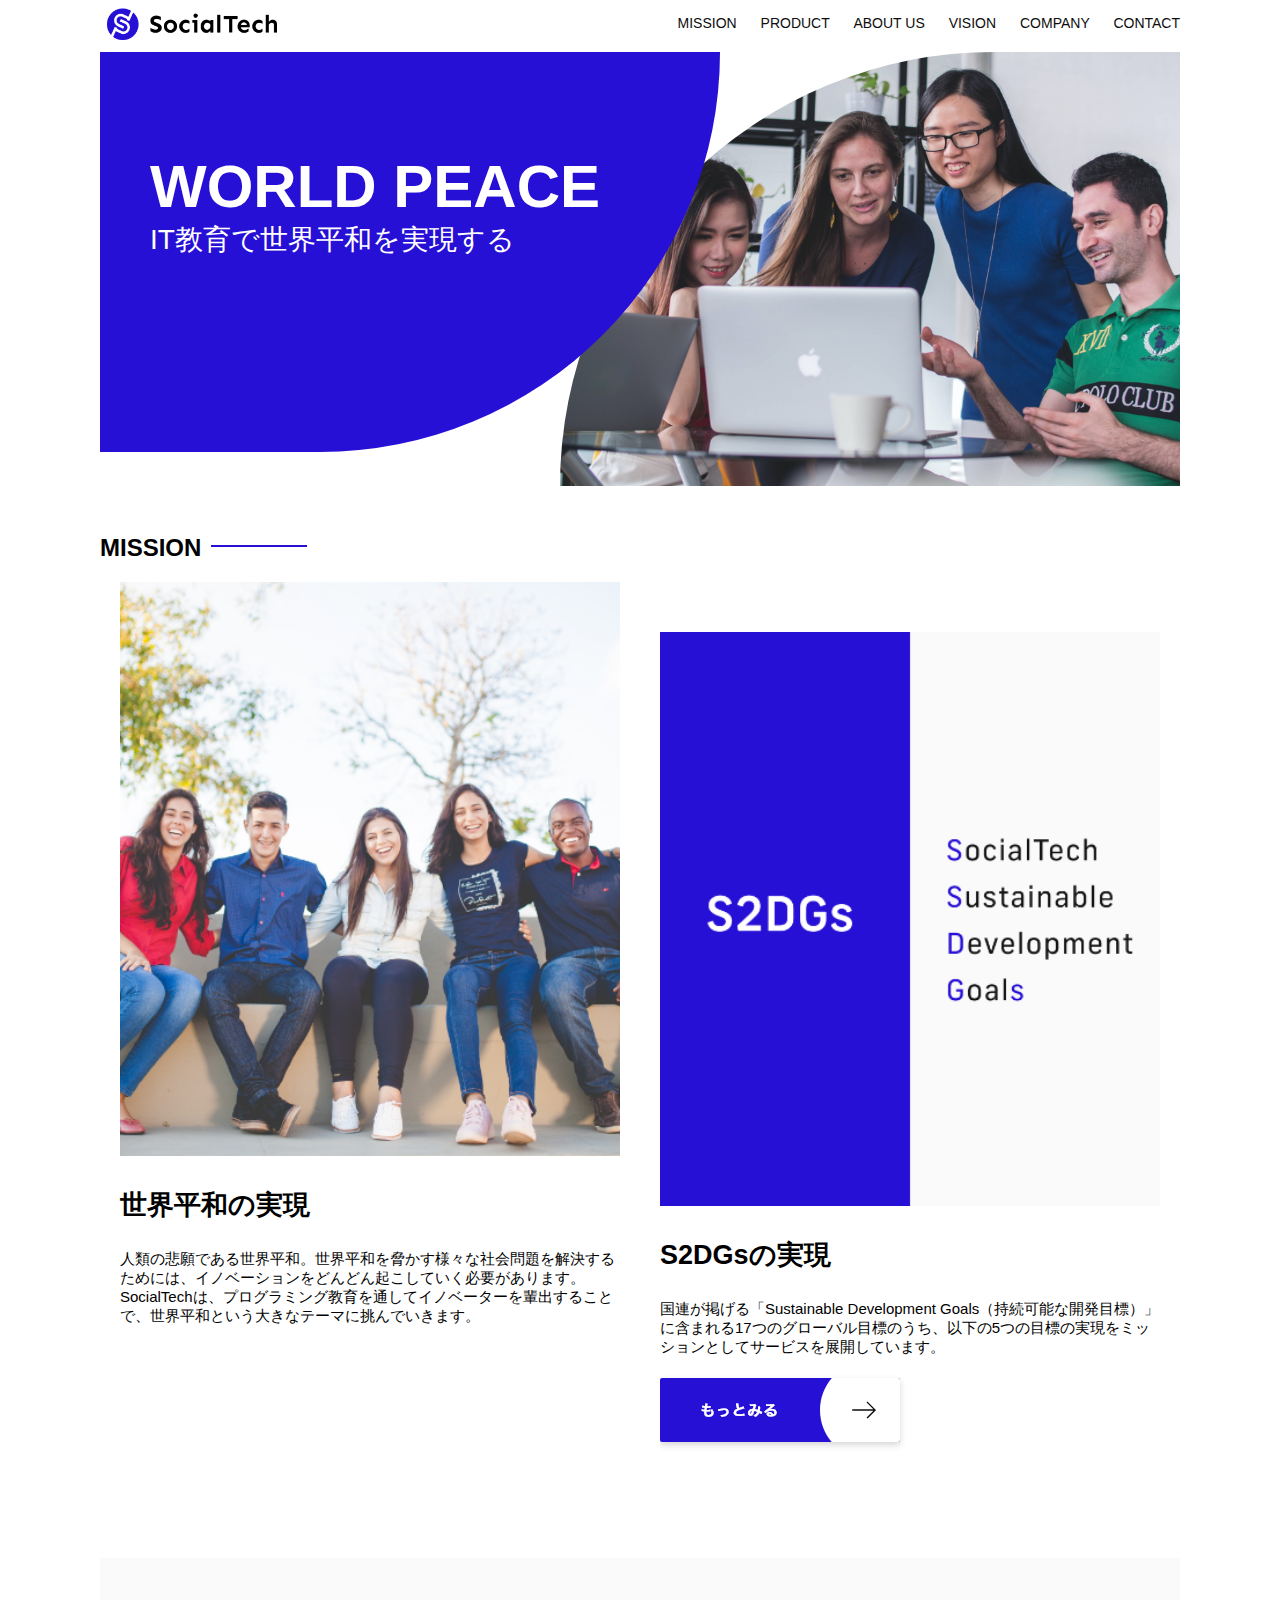
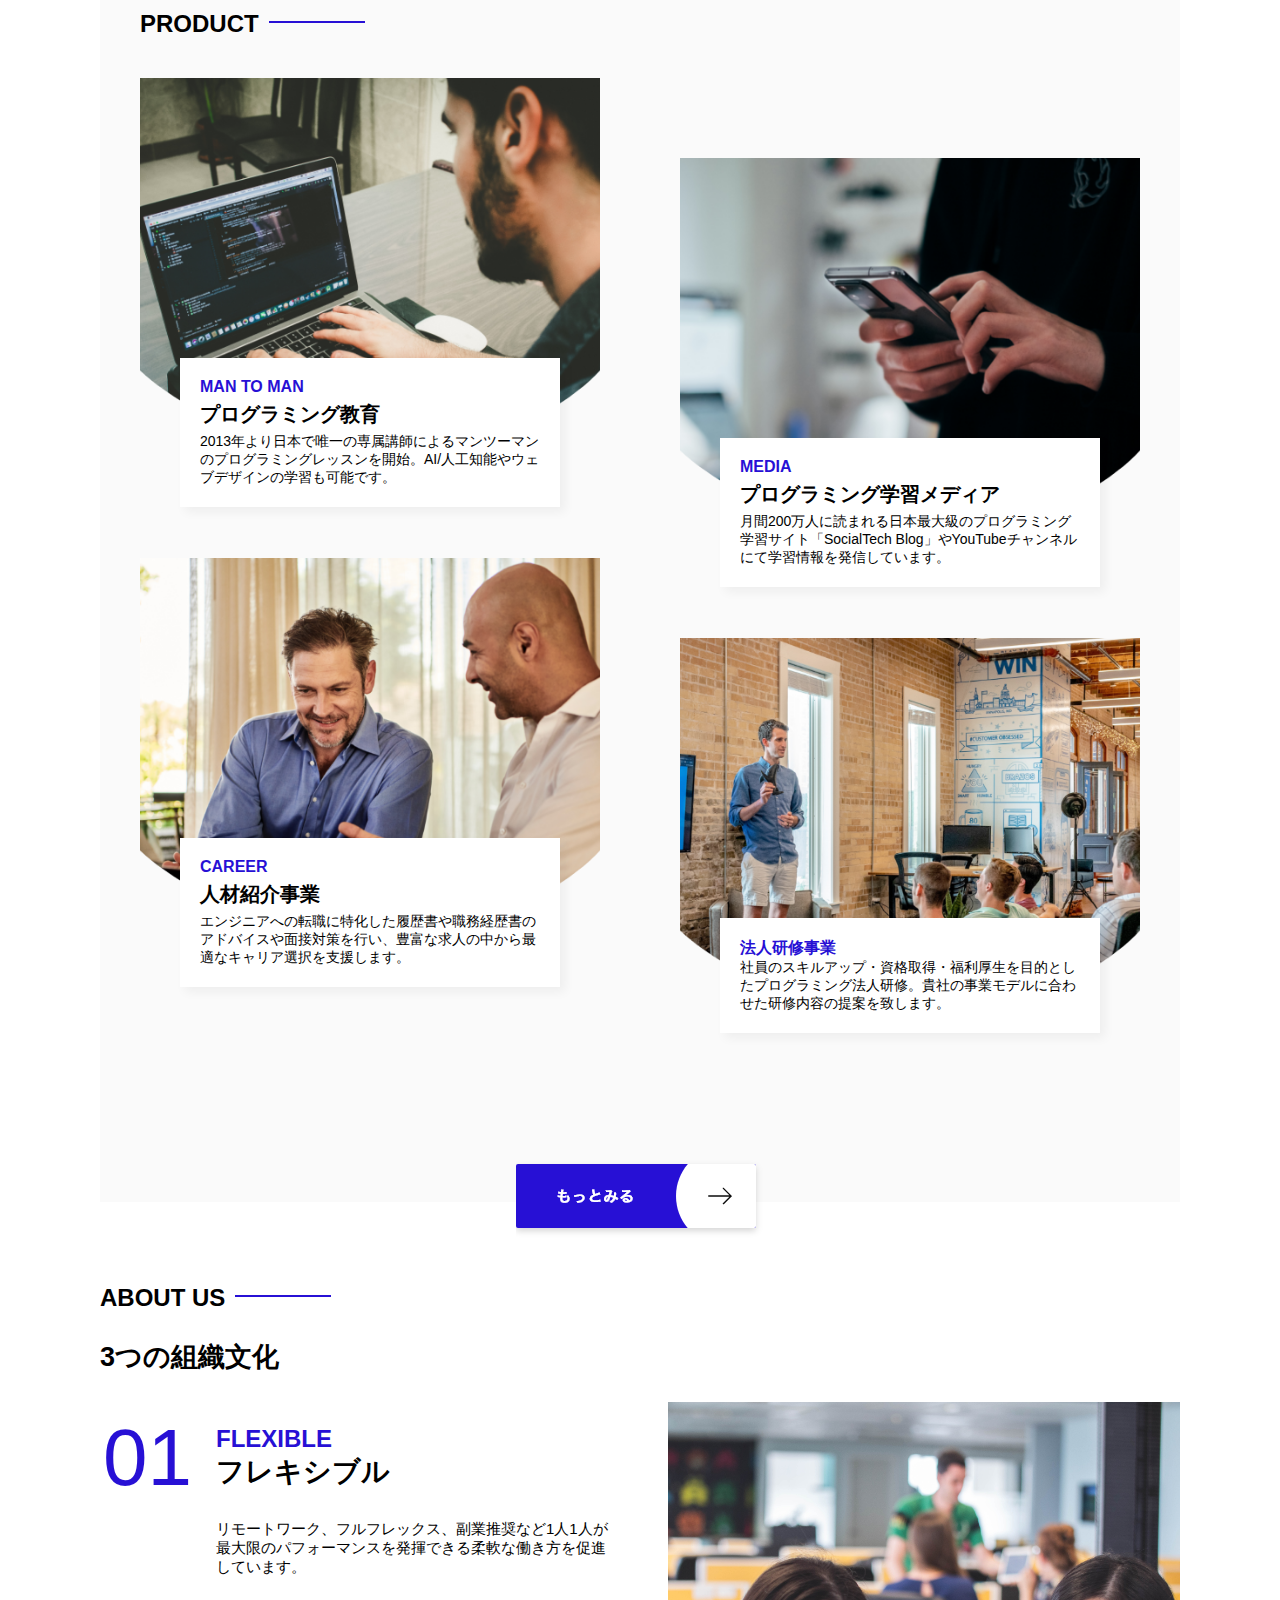
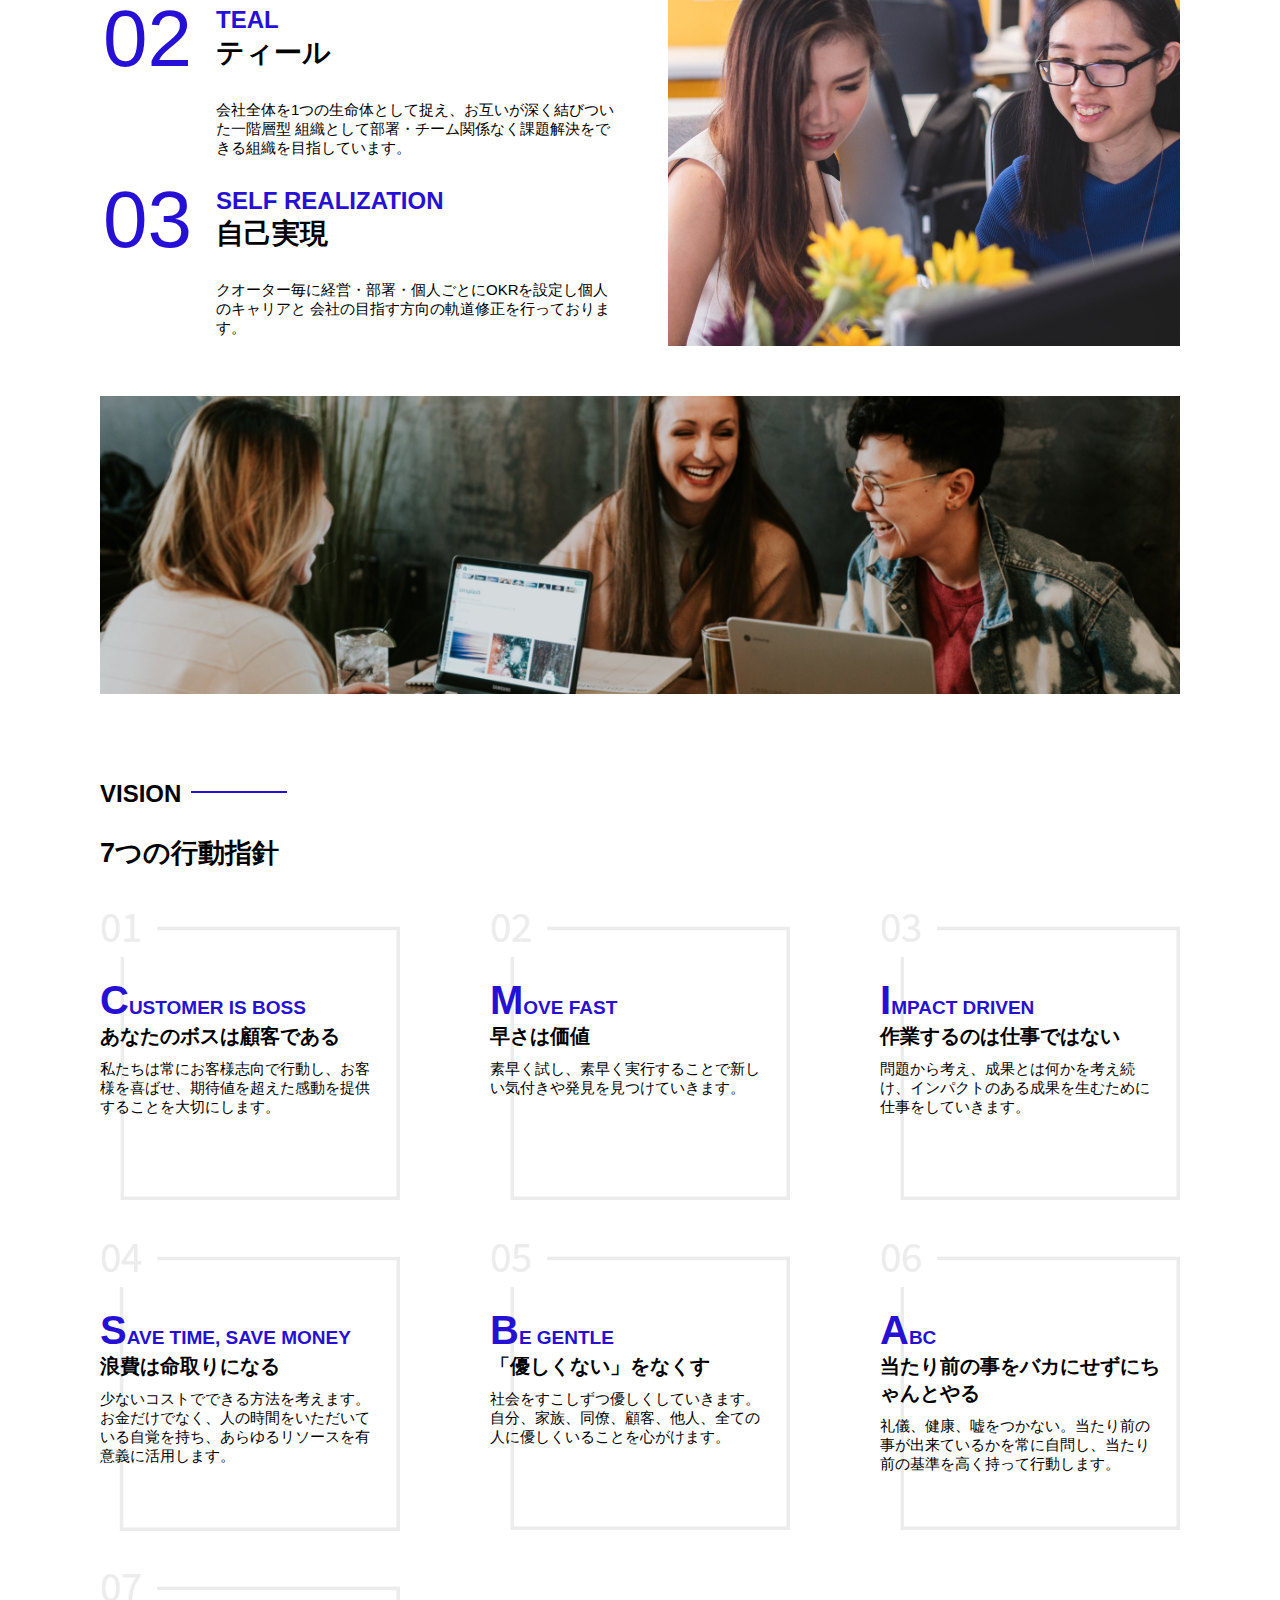
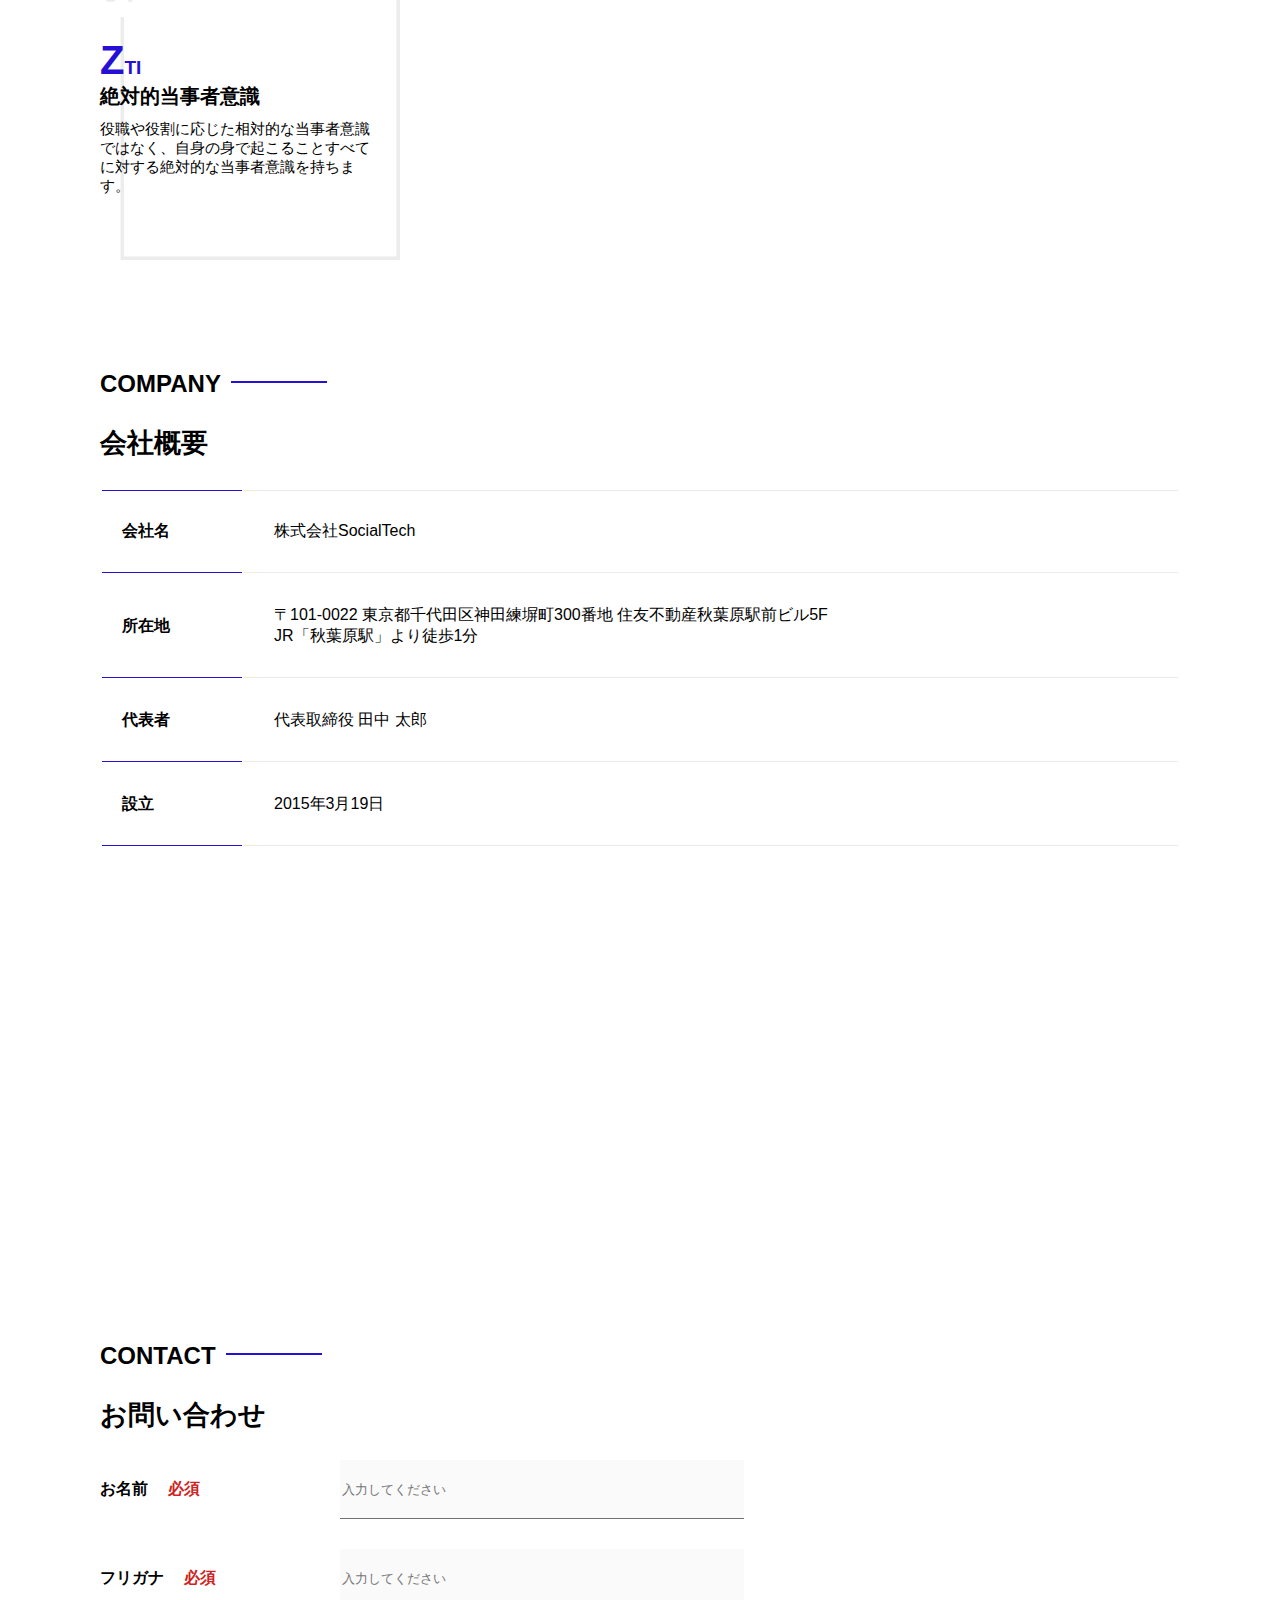
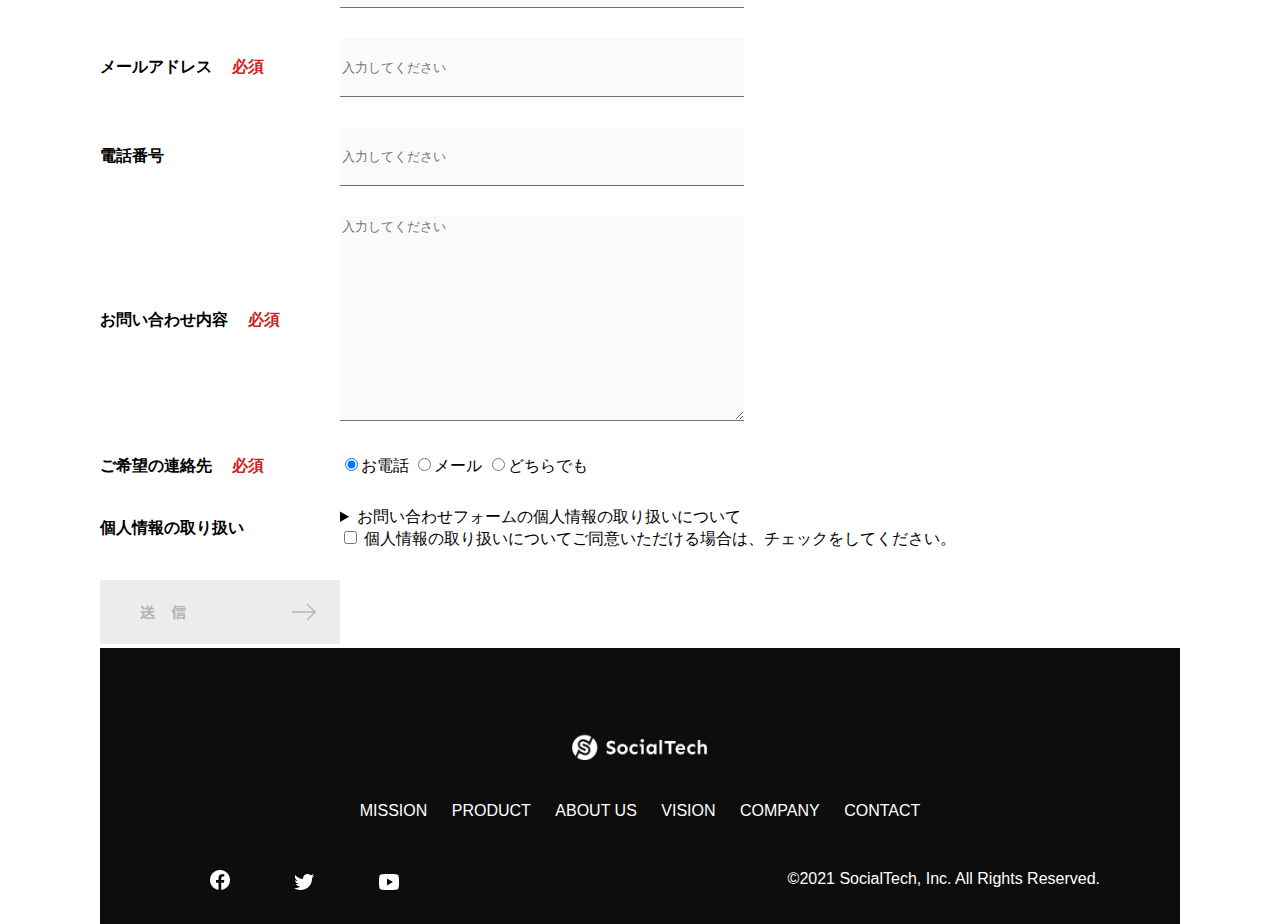
<file: docs/index.html>
<!DOCTYPE html>
<html>
<head>
  <title>SocialTech</title>
  <meta charset="UTF-8">
  <meta name="description" content="SocialTechはEdTech業界のリーディングカンパニーを目指します。">
  <meta name="viewport" content="width=device-width, initial-scale=1.0">
   <link rel="stylesheet" href="style.css">
   
</head>
<body>
  <header>
    <a href="index.html" id="logo"><img src="images/logo.png" alt="トップページに戻る"></a>
    <!-- PC用ナビゲーション -->
    <nav id="nav-pc">
      <a href="mission.html">MISSION</a>
      <a href="product.html">PRODUCT</a>
      <a href="index.html#aboutus">ABOUT US</a>
      <a href="index.html#vision">VISION</a>
      <a href="index.html#company">COMPANY</a>
      <a href="index.html#contact">CONTACT</a>
    </nav>
    <!--スマホ用メニューボタン-->
    <img id="menu-sp" src="images/button-menu.png" alt="ナビゲーションを開く" onclick="document.getElementById('nav-sp').style.display = 'block'">

    <!--スマホ用ナビゲーション-->
    <nav id="nav-sp">
      <img id="close" src="images/button-close.png" alt="ナビゲーションを閉じる" onclick="document.getElementById('nav-sp').style.display = 'none'">
      <a id="logo-sp" href="index.html" onclick="document.getElementById('nav-sp').style.display = 'none'">
        <img src="images/logo-sp.png" alt="トップページに戻る">
      </a>
      <a class="menu" href="mission.html" onclick="document.getElementById('nav-sp').style.display = 'none'">MISSION</a>
      <a class="menu" href="product.html" onclick="document.getElementById('nav-sp').style.display = 'none'">PRODUCT</a>
      <a class="menu" href="index.html#aboutus" onclick="document.getElementById('nav-sp').style.display = 'none'">ABOUTUS</a>
      <a class="menu" href="index.html#vision" onclick="document.getElementById('nav-sp').style.display = 'none'">VISION</a>
      <a class="menu" href="index.html#company" onclick="document.getElementById('nav-sp').style.display = 'none'">COMPANY</a>
      <a class="menu" href="index.html#contact" onclick="document.getElementById('nav-sp').style.display = 'none'">CONTACT</a>
      <div id="sns">
        <a href="https://www.facebook.com/sejuku2013"><img src="images/button-facebook.png" alt="Facebookのリンク"></a>
        <a href="https://twitter.com/samuraijuku"><img src="images/button-twitter.png" alt="Twitterのリンク"></a>
        <a href="https://www.youtube.com/channel/UCCFOQO5aDK0xXam4cUQXT8g"><img src="images/button-youtube.png" alt="YouTubeのリンク"></a>
      </div>
    </nav>
  </header>
  <main>
    <article>
      <section id="main-visual">
        <div id="main-message">
          <h1>WORLD PEACE</h1>
          <p>IT教育で世界平和を実現する</p>
        </div>
        <img src="images/index/index-main.png" alt="PCの周りに集まる多国籍の仲間たち">
      </section>

      <section id="mission">
        <h2 class="index-h2">MISSION</h2>
        <div id="mission-flex">
          <div>
            <img id="mission-photo" src="images/index/index-mission.png" alt="屋外のベンチで写真を撮影する多国籍の仲間たち">
            <h3>世界平和の実現</h3>
            <p>
              人類の悲願である世界平和。世界平和を脅かす様々な社会問題を解決するためには、イノベーションをどんどん起こしていく必要があります。SocialTechは、プログラミング教育を通してイノベーターを輩出することで、世界平和という大きなテーマに挑んでいきます。
            </p>
          </div>
          <div>
            <img id="s2dgs" src="images/index/s2dgs.png" alt="S2DGs">
            <h3>S2DGsの実現</h3>
            <p>国連が掲げる「Sustainable Development Goals（持続可能な開発目標）」に含まれる17つのグローバル目標のうち、以下の5つの目標の実現をミッションとしてサービスを展開しています。</p>
            <a href="mission.html">
              <img src="images/button-more.png" alt="もっとみる">
            </a>
          </div>
        </div>
      </section>

      <section id="product">
        <h2 class="index-h2">PRODUCT</h2>
        <div>
          <div id="product-left">
            <div>
              <img class="product-photo" src="images/index/index-mantoman.png" alt="PCでコードを書く男性">
              <div class="product-explain">
                <span>MAN TO MAN</span>
                <h3>プログラミング教育</h3>
                <p>2013年より日本で唯一の専属講師によるマンツーマンのプログラミングレッスンを開始。AI/人工知能やウェブデザインの学習も可能です。</p>
              </div>
            </div>
            <div>
              <img class="product-photo" src="images/index/index-career.png" alt="笑顔で話し合う2人の男性">
              <div class="product-explain">
                <span>CAREER</span>
                <h3>人材紹介事業</h3>
                <p>エンジニアへの転職に特化した履歴書や職務経歴書のアドバイスや面接対策を行い、豊富な求人の中から最適なキャリア選択を支援します。</p>
              </div>
            </div>
          </div>
          <div id="product-right">
            <div>
              <img class="product-photo" src="images/index/index-media.png" alt="スマートフォンを操作する人">
              <div class="product-explain">
                <span>MEDIA</span>
                <h3>プログラミング学習メディア</h3>
                <p>月間200万人に読まれる日本最大級のプログラミング学習サイト「SocialTech Blog」やYouTubeチャンネルにて学習情報を発信しています。</p>
              </div>
            </div>
            <div>
              <img class="product-photo" src="images/index/index-b2b.png" alt="講演中の男性とそれを聴く人々">
              <div class="product-explain">
                <span>法人研修事業</span>
                <p>社員のスキルアップ・資格取得・福利厚生を目的としたプログラミング法人研修。貴社の事業モデルに合わせた研修内容の提案を致します。</p>
              </div>
            </div>
          </div>
        </div>
        <div>
          <a id="product-more" href="product.html">
            <img src="images/button-more.png" alt="もっとみる">
          </a>
        </div>
      </section>

      <section id="aboutus">
        <h2 class="index-h2">ABOUT US</h2>
        <h3>3つの組織文化</h3>
        <div>
          <table class="culture-table">
            <tr>
              <td>
                <span class="culture-num">01</span>
              </td>
              <td>
                <span class="culture-en">FLEXIBLE</span>
                <span class="culture-jp">フレキシブル</span>
              </td>
            </tr>
            <tr>
              <td>
                <!--空のセル-->
              </td>
              <td>
                <p class="culture-description">
                  リモートワーク、フルフレックス、副業推奨など1人1人が最大限のパフォーマンスを発揮できる柔軟な働き方を促進しています。
                </p>
              </td>
            </tr>
            <tr>
              <td>
                <span class="culture-num">02</span>
              </td>
              <td>
                <span class="culture-en">TEAL</span>
                <span class="culture-jp">ティール</span>
              </td>
            </tr>
            <tr>
              <td>
                <!--空のセル-->
              </td>
              <td>
                <p class="culture-description">
                  会社全体を1つの生命体として捉え、お互いが深く結びついた一階層型
                  組織として部署・チーム関係なく課題解決をできる組織を目指しています。
                </p>
              </td>
            </tr>
            <tr>
              <td>
                <span class="culture-num">03</span>
              </td>
              <td>
                <span class="culture-en">SELF REALIZATION</span>
                <span class="culture-jp">自己実現</span>
              </td>
            </tr>
            <tr>
              <td>
                <!--空のセル-->
              </td>
              <td>
                <p class="culture-description">
                  クオーター毎に経営・部署・個人ごとにOKRを設定し個人のキャリアと
                  会社の目指す方向の軌道修正を行っております。
                </p>
              </td>
            </tr>
          </table>
          <img class="culture-img" src="images/index/index-aboutus1.png" alt="笑顔で話し合う2人の女性">
        </div>
        <img class="culture-img2" src="images/index/index-aboutus2.png" alt="笑顔で話し合う3人の男女">
      </section>

      <section id="vision">
        <h2 class="index-h2">VISION</h2>
        <h3>7つの行動指針</h3>
        <div>
          <div class="vision-box">
            <img src="images/index/vision-01.png" alt="01">
            <span>
              <h4>CUSTOMER IS BOSS</h4>
              <h5>あなたのボスは顧客である</h5>
              <p>私たちは常にお客様志向で行動し、お客様を喜ばせ、期待値を超えた感動を提供することを大切にします。</p>
            </span>
          </div>
          <div class="vision-box">
            <img src="images/index/vision-02.png" alt="02">
            <span>
              <h4>MOVE FAST</h4>
               <h5>早さは価値</h5>
               <p>素早く試し、素早く実行することで新しい気付きや発見を見つけていきます。</p>
            </span>
          </div>
          <div class="vision-box">
            <img src="images/index/vision-03.png" alt="03">
            <span>
              <h4>IMPACT DRIVEN</h4>
               <h5>作業するのは仕事ではない</h5>
               <p>問題から考え、成果とは何かを考え続け、インパクトのある成果を生むために仕事をしていきます。</p>
            </span>
          </div>
          <div class="vision-box">
            <img src="images/index/vision-04.png" alt="04">
            <span>
              <h4>SAVE TIME, SAVE MONEY</h4>
               <h5>浪費は命取りになる</h5>
               <p>少ないコストでできる方法を考えます。お金だけでなく、人の時間をいただいている自覚を持ち、あらゆるリソースを有意義に活用します。</p>
            </span>
          </div>
          <div class="vision-box">
            <img src="images/index/vision-05.png" alt="05">
            <span>
              <h4>BE GENTLE</h4>
               <h5>「優しくない」をなくす</h5>
               <p>社会をすこしずつ優しくしていきます。自分、家族、同僚、顧客、他人、全ての人に優しくいることを心がけます。</p>
            </span>
          </div>
          <div class="vision-box">
            <img src="images/index/vision-06.png" alt="06">
            <span>
              <h4>ABC</h4>
               <h5>当たり前の事をバカにせずにちゃんとやる</h5>
               <p>礼儀、健康、嘘をつかない。当たり前の事が出来ているかを常に自問し、当たり前の基準を高く持って行動します。</p>
            </span>
          </div>
          <div class="vision-box">
            <img src="images/index/vision-07.png" alt="07">
            <span>
              <h4>ZTI</h4>
               <h5>絶対的当事者意識</h5>
               <p>役職や役割に応じた相対的な当事者意識ではなく、自身の身で起こることすべてに対する絶対的な当事者意識を持ちます。</p>
            </span>
          </div>
        </div>
      </section>
      
      <section id="company">
        <h2 class="index-h2">COMPANY</h2>
        <h3>会社概要</h3>
        <table id="company-table">
          <tr>
            <th class="tableheader-first">会社名</th>
            <td class="cell-first">株式会社SocialTech</td>
          </tr>
          <tr>
            <th class="tableheader">所在地</th>
            <td class="cell">〒101-0022 東京都千代田区神田練塀町300番地 住友不動産秋葉原駅前ビル5F<br>JR「秋葉原駅」より徒歩1分</td>
          </tr>
          <tr>
            <th class="tableheader">代表者</th>
            <td class="cell">代表取締役 田中 太郎</td>
          </tr>
          <tr>
            <th class="tableheader">設立</th>
            <td class="cell">2015年3月19日</td>
          </tr>
        </table>
        <iframe src="https://www.google.com/maps/embed?pb=!1m18!1m12!1m3!1d3240.0688551336807!2d139.7720776771055!3d35.69992317258124!2m3!1f0!2f0!3f0!3m2!1i1024!2i768!4f13.1!3m3!1m2!1s0x60188fee13660e23%3A0x77137876edf742ac!2z5L2P5Y-L5LiN5YuV55Sj56eL6JGJ5Y6f6aeF5YmN44OT44Or!5e0!3m2!1sja!2sjp!4v1704858013291!5m2!1sja!2sjp"
          style="border:0;" allowfullscreen="" loading="lazy">
        </iframe>
      </section>

      <section id="contact">
        <h2 class="index-h2">CONTACT</h2>
        <h3>お問い合わせ</h3>
        <form>
          <div>
            <div class="contact-heading">
              <label class="contact-label">お名前<span class="contact-span">必須</span></label>
            </div>
            <div>
              <input type="text" name="name" placeholder="入力してください" class="contact-textbox">
            </div>
          </div>
          <div>
            <div class="contact-heading">
              <label class="contact-label">フリガナ<span class="contact-span">必須</span></label>
            </div>
            <div>
              <input type="text" name="hurigana" placeholder="入力してください" class="contact-textbox">
            </div>
          </div>
          <div>
            <div class="contact-heading">
              <label class="contact-label">メールアドレス<span class="contact-span">必須</span></label>
            </div>
            <div>
              <input type="text" name="email" placeholder="入力してください" class="contact-textbox">
            </div>
          </div>
          <div>
            <div class="contact-heading">
              <label class="contact-label">電話番号</label>
            </div>
            <div>
              <input type="text" name="tel" placeholder="入力してください" class="contact-textbox">
            </div>
          </div>
          <div>
            <div class="contact-heading">
              <label class="contact-label">お問い合わせ内容<span class="contact-span">必須</span></label>
            </div>
            <div>
              <textarea class="contact-textarea" placeholder="入力してください" name="message"></textarea>
            </div>
          </div>
          <div>
            <div class="contact-heading">
              <label class="contact-label">ご希望の連絡先<span class="contact-span">必須</span></label>
            </div>
            <div>
              <input class="radiobutton" type="radio" value="tel" name="contact" checked><label>お電話</label>
               <input class="radiobutton" type="radio" value="mail" name="contact"><label>メール</label>
               <input class="radiobutton" type="radio" value="both" name="contact"><label>どちらでも</label>
            </div>
          </div>
          <div>
            <div class="contact-heading">
              <label class="contact-label">個人情報の取り扱い</label>
            </div>
            <div>
              <details>
                <summary>お問い合わせフォームの個人情報の取り扱いについて</summary>
                <div>
                  <span>１．組織の名称又は氏名</span><br>
                  株式会社SocialTech<br><br>
                  <span>２．個人情報保護管理者（若しくはその代理人）の氏名又は職名、所属及び連絡先
                    鈴木 一郎 コーポレート部</span><br>
                  メールアドレス：samurai@example.com<br>
                  TEL：03-1234-5678<br>
                  <span>３．個人情報の利用目的</span><br>
                  ・本サービス及び本サービスに関連する情報の提供又はそれらに関する連絡のため<br>
                  ・ユーザーの本人確認のため<br>
                  ・当社サービスのご案内のため<br>
                  ・当社の商品等の広告または宣伝（電子メールによるものを含むものとします。）<br><br>
                  <span>４．個人情報の取り扱い業務の委託</span><br>
                  個人情報の取扱業務の全部または一部を外部に業務委託する場合があります。<br>
                  その際、弊社は、個人情報を適切に保護できる管理体制を敷き実行していることを条件として<br>
                  委託先を厳選したうえで、機密保持契約を委託先と締結し、お客様の個人情報を厳密に管理させます。<br><br>
                  <span>５．個人情報の開示等の請求</span><br>
                  お客様は、弊社に対してご自身の個人情報の開示等（利用目的の通知、開示、内容の訂正・追加・削除、利用の停止または消去、第三者への提供の停止）に関して、当社問合わせ窓口に申し出ることができます。<br>
                  その際、弊社はお客様ご本人を確認させていただいたうえで、合理的な期間内に対応いたします。<br><br>
                  なお、個人情報に関する弊社問合わせ先は、次の通りです。<br><br>
                  株式会社SocialTech　個人情報問合せ窓口<br>
                  〒101-0022 東京都千代田区神田練塀町300番地 住友不動産秋葉原駅前ビル5F<br>
                  メールアドレス：samurai@example.com　TEL：03-1234-5678<br><br>
                  <span>６．個人情報を提供されることの任意性について</span><br><br>
                  お客様がご自身の個人情報を弊社に提供されるか否かは、お客様のご判断によりますが、もしご提供されない場合には、適切なサービスが提供できない場合がありますので予めご了承ください。
                </div>
              </details>
              <input type="checkbox" name="agree">
              <span>個人情報の取り扱いについてご同意いただける場合は、チェックをしてください。</span>
            </div>
          </div>
          <input type="image" src="images/button-submit.png" alt="送信する">
        </form>
      </section>
    </article>
    <footer>
      <div id="footer-logo">
        <img src="images/logo-sp.png" alt="SocialTech">
      </div>
      <div id="footer-link">
        <a href="mission.html">MISSION</a>
        <a href="product.html">PRODUCT</a>
        <a href="index.html#abouts">ABOUT US</a>
        <a href="index.html#vision">VISION</a>
        <a href="index.html#company">COMPANY</a>
        <a href="index.html#contact">CONTACT</a>
      </div>
      <div id="sns-footer">
        <a href="https://www.facebook.com/sejuku2013"><img src="images/button-facebook.png" alt="Facebookのリンク"></a>
        <a href="https://twitter.com/samuraisejuku"><img src="images/button-twitter.png" alt="Tweitterのリンク"></a>
        <a href="https://wwww.youtube.com/channel/UCCFOQO5aDK0xXam4cUQXT8g"><img src="images/button-youtube.png" alt="Youtubeのリンク"></a>
        <span id="copyright">&copy;2021 SocialTech, Inc. All Rights Reserved. </span>
      </div>
    </footer>
  </main>
</body>
</html>
</file>
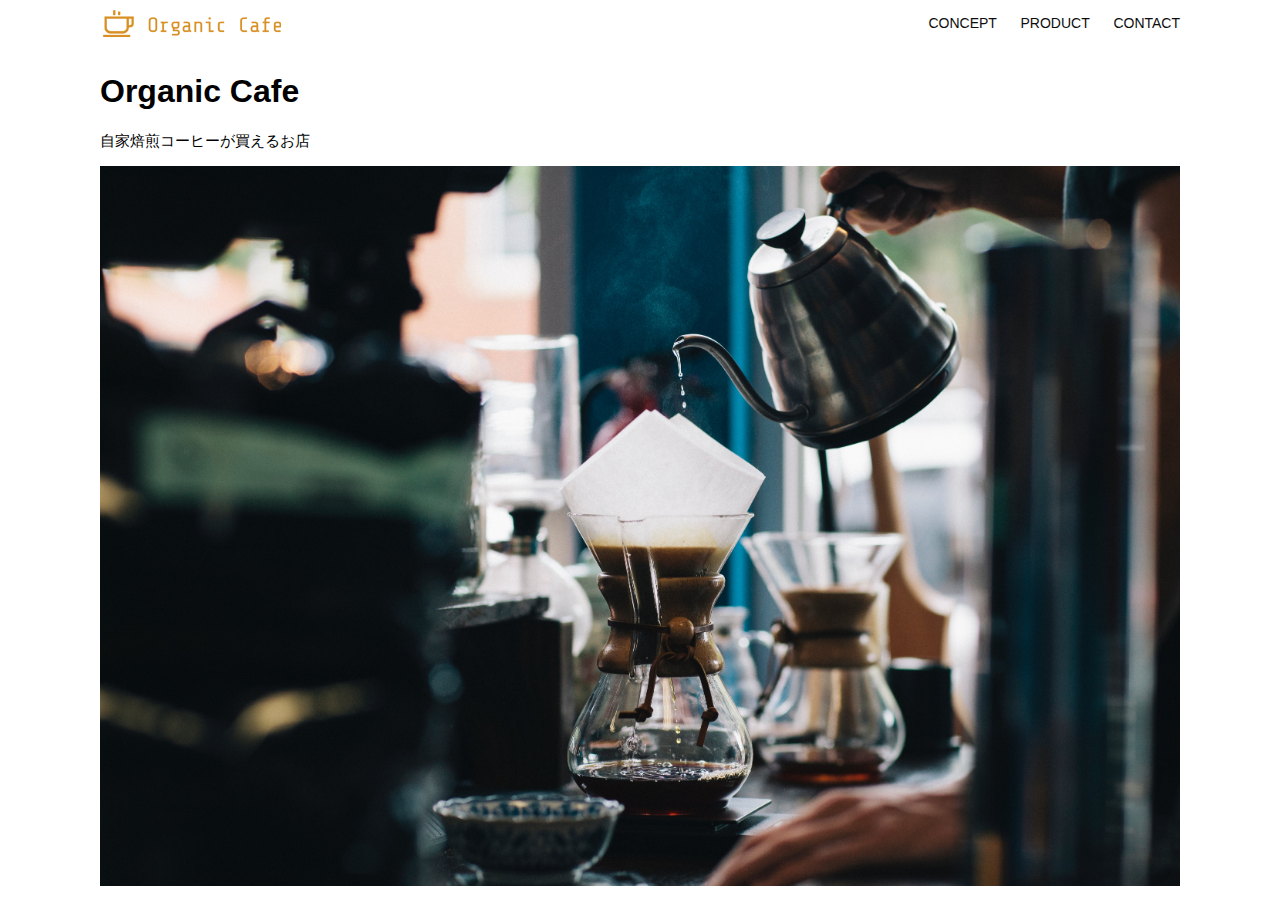
<file: html-css-kadai_013/index.html>
<!DOCTYPE html>
<html>
<head>
    <meta charset="utf-8">
    <title>Organic Cafe</title>
    <link rel="stylesheet" href="style.css">
    <meta name="viewport" content="width=device-width, initial-scale=1.0" />
    <meta name="description" content="自家焙煎のコーヒーがお家で楽しめるOrganic Cafe"/>

</head>
<body>
    <header>
        <a href="index.html" id="logo"><img src="images/logo.png" alt="トップページに戻る"></a>
        <!--PC用ナビ-->
        <nav id="nav-pc">
            <a href="index.html#concept">CONCEPT</a>
            <a href="index.html#product">PRODUCT</a>
            <a href="index.html#contact">CONTACT</a>
        </nav>
        
        <img id="menu-sp" src="images/button-menu.png" alt="ナビゲーションを開く" onclick="document.getElementById('nav-sp').style.display = 'block'">
        <!--スマホ用ナビ-->
        <nav id="nav-sp">
            <img id="close" src="images/button-close.png" alt="ナビゲーションを閉じる" onclick="document.getElementById('nav-sp').style.display = 'none'">
            <a id="logo-sp" href="index.html" onclick="document.getElementById('nav-sp').style.display = 'none'"><img src="images/logo-sp.png" alt="トップページに戻る"></a>
            <a class="menu" href="index.html#concept" onclick="document.getElementById('nav-sp').style.display = 'none'">CONCEPT</a>
            <a class="menu" href="index.html#product" onclick="document.getElementById('nav-sp').style.display = 'none'">PRODUCT</a>
            <a class="menu" href="index.html#contact" onclick="document.getElementById('nav-sp').style.display = 'none'">CONTACT</a>
        </nav>
    </header>
    <main>
        <article>
            <section id="main-visual">
                <div id="main-message">
                    <h1>Organic Cafe</h1>
                    <p>自家焙煎コーヒーが買えるお店</p>
                </div>
                <img src="images/main-image.jpg" alt="コーヒーをハンドドリップで淹れる画像"/>
            </section>
        </article>
    </main>
</body>
</html>
</file>
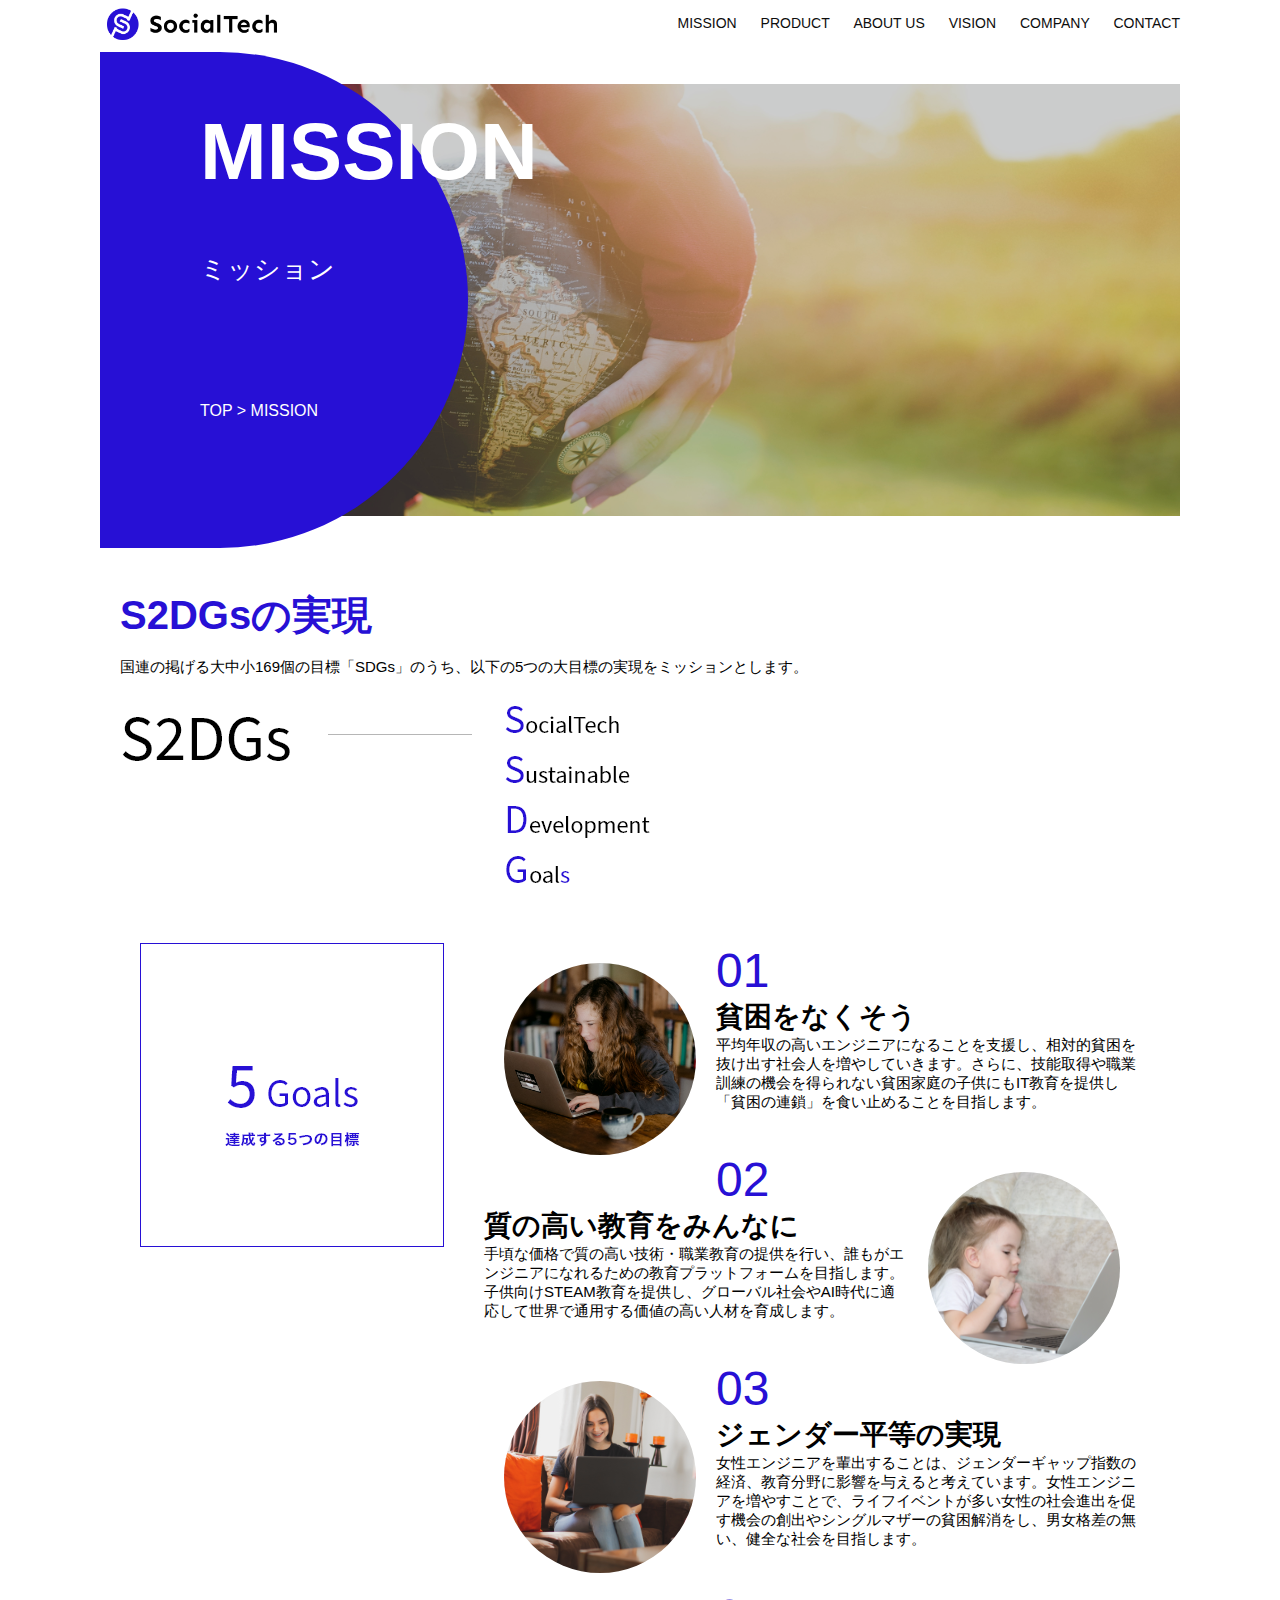
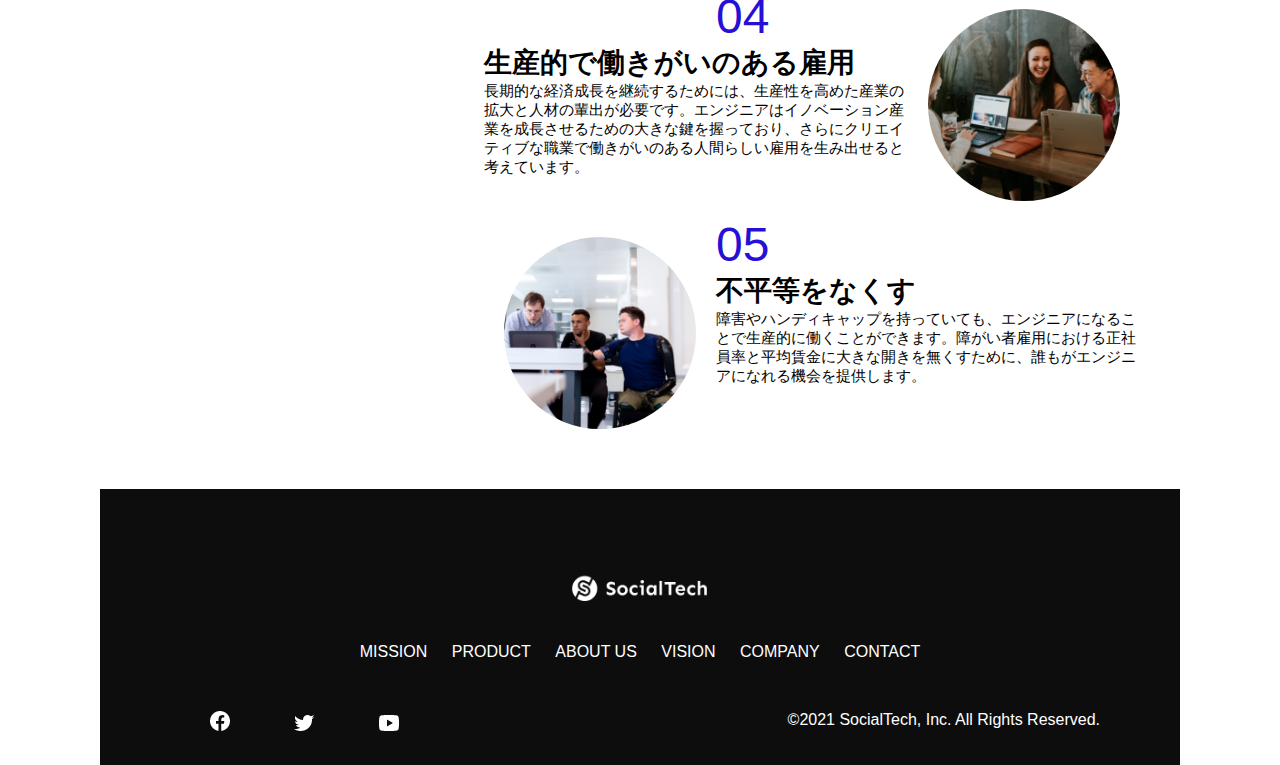
<file: docs/mission.html>
<!DOCTYPE html>
  <html>
  <head>
    <title>SocialTech - MISSION ミッション -</title>
    <meta charset="UTF-8">
    <meta name="description" content="SocialTechが目指す5つの目標（S2DGs）を紹介します">
    <meta name="viewport" content="width=device-width, initial-scale=1.0">
    <link rel="stylesheet" href="style.css">
  </head>
 
  <body>
    <!-- ヘッダー -->
    <header>
      <!-- ロゴ -->
      <a href="index.html" id="logo"><img src="images/logo.png" alt="トップページに戻る"></a>
  
      <!-- PC用ナビゲーション -->
      <nav id="nav-pc">
        <a href="mission.html">MISSION</a>
        <a href="product.html">PRODUCT</a>
        <a href="index.html#aboutus">ABOUT US</a>
        <a href="index.html#vision">VISION</a>
        <a href="index.html#company">COMPANY</a>
        <a href="index.html#contact">CONTACT</a>
      </nav>
  
      <!-- スマホ用メニューボタン -->
      <img id="menu-sp" src="images/button-menu.png" alt="ナビゲーションを開く" onclick="document.getElementById('nav-sp').style.display = 'block'">
  
      <!-- スマホ用ナビゲーション -->
      <nav id="nav-sp">
        <img id="close" src="images/button-close.png" alt="ナビゲーションを閉じる" onclick="document.getElementById('nav-sp').style.display = 'none'">
        <a id="logo-sp" href="index.html" onclick="document.getElementById('nav-sp').style.display = 'none'"><img
            src="images/logo-sp.png" alt="トップページに戻る"></a>
        <a class="menu" href="mission.html" onclick="document.getElementById('nav-sp').style.display = 'none'">MISSION</a>
        <a class="menu" href="product.html" onclick="document.getElementById('nav-sp').style.display = 'none'">PRODUCT</a>
        <a class="menu" href="index.html#aboutus" onclick="document.getElementById('nav-sp').style.display = 'none'">ABOUT
          US</a>
        <a class="menu" href="index.html#vision"
          onclick="document.getElementById('nav-sp').style.display = 'none'">VISION</a>
        <a class="menu" href="index.html#company"
          onclick="document.getElementById('nav-sp').style.display = 'none'">COMPANY</a>
        <a class="menu" href="index.html#contact"
          onclick="document.getElementById('nav-sp').style.display = 'none'">CONTACT</a>
        <div id="sns">
          <a href="https://www.facebook.com/sejuku2013"><img src="images/button-facebook.png" alt="Facebookのリンク"></a>
          <a href="https://twitter.com/samuraijuku"><img src="images/button-twitter.png" alt="Twitterのリンク"></a>
          <a href="https://www.youtube.com/channel/UCCFOQO5aDK0xXam4cUQXT8g"><img src="images/button-youtube.png" alt="YouTubeのリンク"></a>
        </div>
      </nav>
    </header>
    <main>
      <article>
        <section id="mission-main">
            <div id="mission-title">
              <h1>MISSION</h1>
              <span>ミッション</span>
              <div>TOP > MISSION</div>
            </div>
          </section>

          <section id="mission-s2dgs">
            <h2 class="mission-h2">S2DGsの実現</h2>
            <p>国連の掲げる大中小169個の目標「SDGs」のうち、以下の5つの大目標の実現をミッションとします。</p>
            <img src="images/mission/mission-s2dgs.png" alt="S2DGs">
          </section>

          <section id="mission-5goals">
            <div>
              <img id="s2dgs-image" src="images/mission/mission-5goals.png" alt="5Goals">
            </div>
            <div>
                <div>
                  <img class="fivegoals-image-left" src="images/mission/mission-5goals01.png" alt="PCを操作する女の子">
                  <span class="fivegoals-number">01</span>
                  <h3 class="fivegoals-h3">貧困をなくそう</h3>
                  <p class="fivegoals-p">
                    平均年収の高いエンジニアになることを支援し、相対的貧困を抜け出す社会人を増やしていきます。さらに、技能取得や職業訓練の機会を得られない貧困家庭の子供にもIT教育を提供し「貧困の連鎖」を食い止めることを目指します。
                  </p>
                </div>
        
                <div>
                  <img class="fivegoals-image-right" src="images/mission/mission-5goals02.png" alt="PCを見つめる小さい女の子">
                  <span class="fivegoals-number">02</span>
                  <h3 class="fivegoals-h3">質の高い教育をみんなに</h3>
                  <p class="fivegoals-p">
                    手頃な価格で質の高い技術・職業教育の提供を行い、誰もがエンジニアになれるための教育プラットフォームを目指します。子供向けSTEAM教育を提供し、グローバル社会やAI時代に適応して世界で通用する価値の高い人材を育成します。
                  </p>
                </div>
        
                <div>
                  <img class="fivegoals-image-left" src="images/mission/mission-5goals03.png" alt="PCを操作する女性">
                  <span class="fivegoals-number">03</span>
                  <h3 class="fivegoals-h3">ジェンダー平等の実現</h3>
                  <p class="fivegoals-p">
                    女性エンジニアを輩出することは、ジェンダーギャップ指数の経済、教育分野に影響を与えると考えています。女性エンジニアを増やすことで、ライフイベントが多い女性の社会進出を促す機会の創出やシングルマザーの貧困解消をし、男女格差の無い、健全な社会を目指します。
                  </p>
                </div>
        
                <div>
                  <img class="fivegoals-image-right" src="images/mission/mission-5goals04.png" alt="笑顔で話し合う3人の男女">
                  <span class="fivegoals-number">04</span>
                  <h3 class="fivegoals-h3">生産的で働きがいのある雇用</h3>
                  <p class="fivegoals-p">
                    長期的な経済成長を継続するためには、生産性を高めた産業の拡大と人材の輩出が必要です。エンジニアはイノベーション産業を成長させるための大きな鍵を握っており、さらにクリエイティブな職業で働きがいのある人間らしい雇用を生み出せると考えています。
                  </p>
                </div>
        
                <div>
                  <img class="fivegoals-image-left" src="images/mission/mission-5goals05.png" alt="障害を持つ男性が生き生きと働く様子">
                  <span class="fivegoals-number">05</span>
                  <h3 class="fivegoals-h3">不平等をなくす</h3>
                  <p class="fivegoals-p">
                    障害やハンディキャップを持っていても、エンジニアになることで生産的に働くことができます。障がい者雇用における正社員率と平均賃金に大きな開きを無くすために、誰もがエンジニアになれる機会を提供します。
                  </p>
                </div>
              </div>
          </section>
      </article>
      <footer>
        <div id="footer-logo">
          <img src="images/logo-sp.png" alt="SocialTech">
        </div>
        <div id="footer-link">
          <a href="mission.html">MISSION</a>
          <a href="product.html">PRODUCT</a>
          <a href="index.html#aboutus">ABOUT US</a>
          <a href="index.html#vision">VISION</a>
          <a href="index.html#company">COMPANY</a>
          <a href="index.html#contact">CONTACT</a>
        </div>
        <div id="sns-footer">
          <a href="https://www.facebook.com/sejuku2013"><img src="images/button-facebook.png" alt="Facebookのリンク"></a>
          <a href="https://twitter.com/samuraijuku"><img src="images/button-twitter.png" alt="Twitterのリンク"></a>
          <a href="https://www.youtube.com/channel/UCCFOQO5aDK0xXam4cUQXT8g"><img src="images/button-youtube.png" alt="YouTubeのリンク"></a>
          <span id="copyright">&copy;2021 SocialTech, Inc. All Rights Reserved. </span>
        </div>
      </footer>
    </main>
  </body>
 
  </html>
</file>
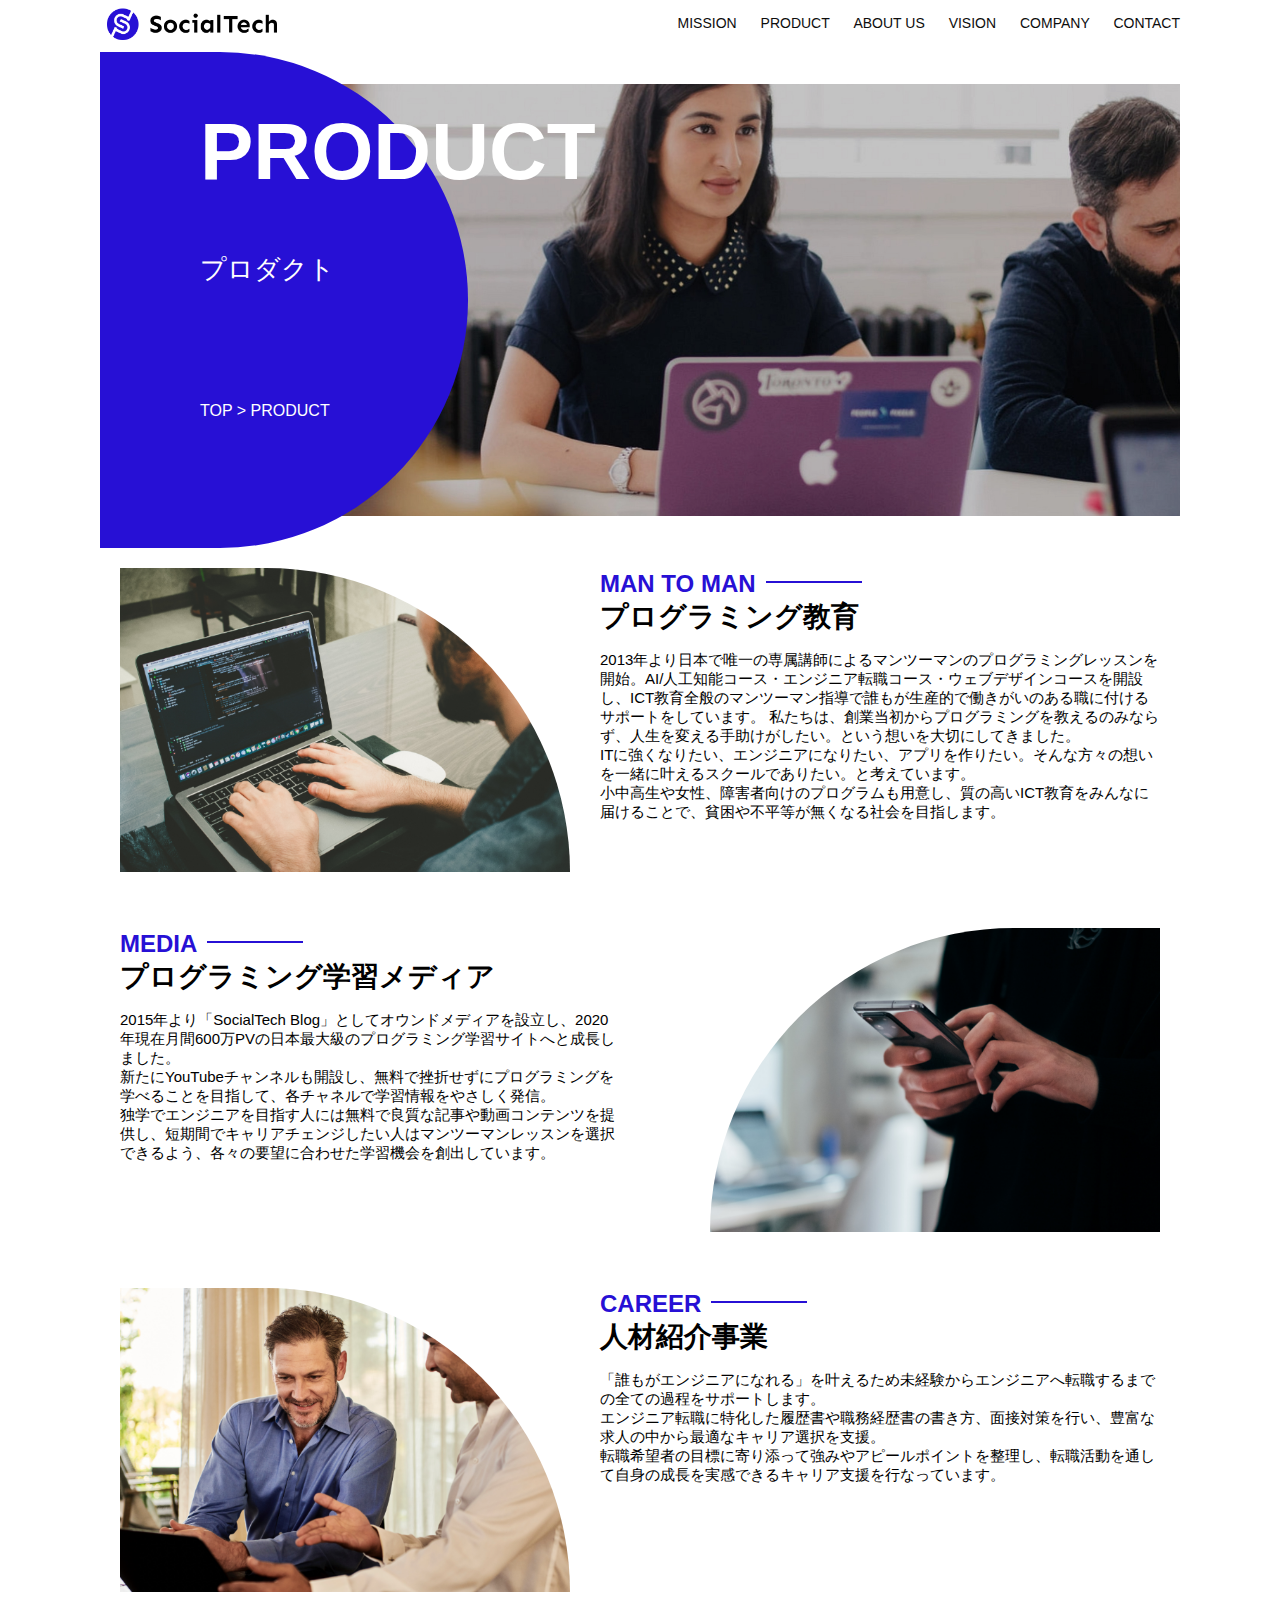
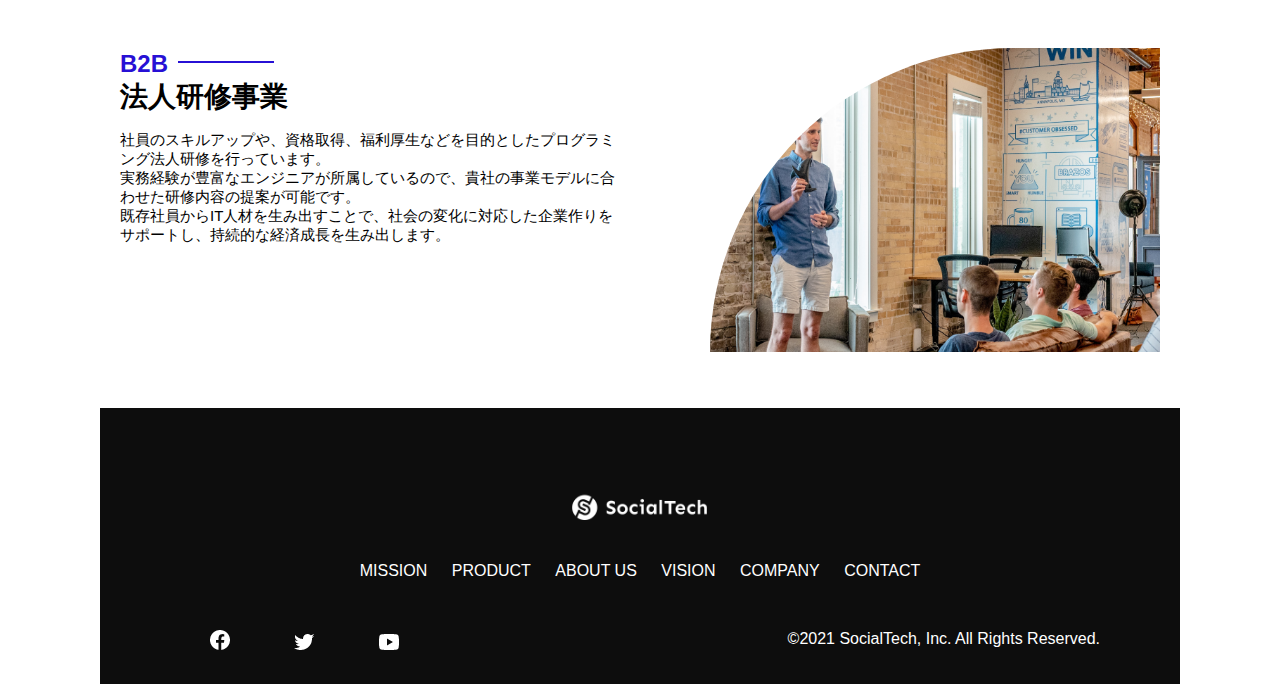
<file: docs/product.html>
<!DOCTYPE html>
  <html>
  <head>
    <title>SocialTech -PRODUCT プロダクト-</title>
    <meta charset="UTF-8">
    <meta name="description" content="SocialTechの4つのプロダクトを紹介します">
    <meta name="viewport" content="width=device-width, initial-scale=1.0">
    <link rel="stylesheet" href="style.css">
  </head>
  
  <body>
    <!-- ヘッダー -->
    <header>
      <!-- ロゴ -->
      <a href="index.html" id="logo"><img src="images/logo.png" alt="トップページに戻る"></a>
  
      <!-- PC用ナビゲーション -->
      <nav id="nav-pc">
        <a href="mission.html">MISSION</a>
        <a href="product.html">PRODUCT</a>
        <a href="index.html#aboutus">ABOUT US</a>
        <a href="index.html#vision">VISION</a>
        <a href="index.html#company">COMPANY</a>
        <a href="index.html#contact">CONTACT</a>
      </nav>
  
      <!-- スマホ用メニューボタン -->
      <img id="menu-sp" src="images/button-menu.png" alt="ナビゲーションを開く" onclick="document.getElementById('nav-sp').style.display = 'block'">
  
      <!-- スマホ用ナビゲーション -->
      <nav id="nav-sp">
        <img id="close" src="images/button-close.png" alt="ナビゲーションを閉じる" onclick="document.getElementById('nav-sp').style.display = 'none'">
        <a id="logo-sp" href="index.html" onclick="document.getElementById('nav-sp').style.display = 'none'"><img
            src="images/logo-sp.png" alt="トップページに戻る"></a>
        <a class="menu" href="mission.html" onclick="document.getElementById('nav-sp').style.display = 'none'">MISSION</a>
        <a class="menu" href="product.html" onclick="document.getElementById('nav-sp').style.display = 'none'">PRODUCT</a>
        <a class="menu" href="index.html#aboutus" onclick="document.getElementById('nav-sp').style.display = 'none'">ABOUT
          US</a>
        <a class="menu" href="index.html#vision"
          onclick="document.getElementById('nav-sp').style.display = 'none'">VISION</a>
        <a class="menu" href="index.html#company"
          onclick="document.getElementById('nav-sp').style.display = 'none'">COMPANY</a>
        <a class="menu" href="index.html#contact"
          onclick="document.getElementById('nav-sp').style.display = 'none'">CONTACT</a>
        <div id="sns">
          <a href="https://www.facebook.com/sejuku2013"><img src="images/button-facebook.png" alt="Facebookのリンク"></a>
          <a href="https://twitter.com/samuraijuku"><img src="images/button-twitter.png" alt="Twitterのリンク"></a>
          <a href="https://www.youtube.com/channel/UCCFOQO5aDK0xXam4cUQXT8g"><img src="images/button-youtube.png" alt="YouTubeのリンク"></a>
        </div>
      </nav>
    </header>
    <main>
      <article>
        <section id="product-main">
            <div id="product-title">
              <h1>PRODUCT</h1>
              <span>プロダクト</span>
              <div>TOP > PRODUCT</div>
            </div>
          </section>

          <section class="product-section1">
            <img src="images/product/product-mantoman.png" alt="PCでコードを書く男性">
            <div>
              <h2 class="product-h2">MAN TO MAN</h2>
              <h3 class="product-h3">プログラミング教育</h3>
              <p>
                2013年より日本で唯一の専属講師によるマンツーマンのプログラミングレッスンを開始。AI/人工知能コース・エンジニア転職コース・ウェブデザインコースを開設し、ICT教育全般のマンツーマン指導で誰もが生産的で働きがいのある職に付けるサポートをしています。
                私たちは、創業当初からプログラミングを教えるのみならず、人生を変える手助けがしたい。という想いを大切にしてきました。<br>ITに強くなりたい、エンジニアになりたい、アプリを作りたい。そんな方々の想いを一緒に叶えるスクールでありたい。と考えています。<br>小中高生や女性、障害者向けのプログラムも用意し、質の高いICT教育をみんなに届けることで、貧困や不平等が無くなる社会を目指します。
              </p>
            </div>
          </section>
          <section class="product-section2">
            <div>
              <h2 class="product-h2">MEDIA</h2>
              <h3 class="product-h3">プログラミング学習メディア</h3>
              <p>2015年より「SocialTech
                Blog」としてオウンドメディアを設立し、2020年現在月間600万PVの日本最大級のプログラミング学習サイトへと成長しました。<br>新たにYouTubeチャンネルも開設し、無料で挫折せずにプログラミングを学べることを目指して、各チャネルで学習情報をやさしく発信。<br>独学でエンジニアを目指す人には無料で良質な記事や動画コンテンツを提供し、短期間でキャリアチェンジしたい人はマンツーマンレッスンを選択できるよう、各々の要望に合わせた学習機会を創出しています。
              </p>
            </div>
            <img src="images/product/product-media.png" alt="スマートフォンを操作する人">
          </section>
          <section class="product-section1">
            <img src="images/product/product-career.png" alt="笑顔で話し合う2人の男性">
            <div>
              <h2 class="product-h2">CAREER</h2>
              <h3 class="product-h3">人材紹介事業</h3>
              <p>
                「誰もがエンジニアになれる」を叶えるため未経験からエンジニアへ転職するまでの全ての過程をサポートします。<br>エンジニア転職に特化した履歴書や職務経歴書の書き方、面接対策を行い、豊富な求人の中から最適なキャリア選択を支援。<br>転職希望者の目標に寄り添って強みやアピールポイントを整理し、転職活動を通して自身の成長を実感できるキャリア支援を行なっています。<br>
              </p>
            </div>
          </section>
          <section class="product-section2">
            <div>
              <h2 class="product-h2">B2B</h2>
              <h3 class="product-h3">法人研修事業</h3>
              <p>
                社員のスキルアップや、資格取得、福利厚生などを目的としたプログラミング法人研修を行っています。<br>実務経験が豊富なエンジニアが所属しているので、貴社の事業モデルに合わせた研修内容の提案が可能です。<br>既存社員からIT人材を生み出すことで、社会の変化に対応した企業作りをサポートし、持続的な経済成長を生み出します。
              </p>
            </div>
            <img src="images/product/product-b2b.png" alt="講演中の男性とそれを聴く人々">
          </section>
      </article>
      <footer>
        <div id="footer-logo">
          <img src="images/logo-sp.png" alt="SocialTech">
        </div>
        <div id="footer-link">
          <a href="mission.html">MISSION</a>
          <a href="product.html">PRODUCT</a>
          <a href="index.html#aboutus">ABOUT US</a>
          <a href="index.html#vision">VISION</a>
          <a href="index.html#company">COMPANY</a>
          <a href="index.html#contact">CONTACT</a>
        </div>
        <div id="sns-footer">
          <a href="https://www.facebook.com/sejuku2013"><img src="images/button-facebook.png" alt="Facebookのリンク"></a>
          <a href="https://twitter.com/samuraijuku"><img src="images/button-twitter.png" alt="Twitterのリンク"></a>
          <a href="https://www.youtube.com/channel/UCCFOQO5aDK0xXam4cUQXT8g"><img src="images/button-youtube.png" alt="YouTubeのリンク"></a>
          <span id="copyright">&copy;2021 SocialTech, Inc. All Rights Reserved. </span>
        </div>
      </footer>
    </main>
  </body>
  
  </html>
</file>
<file: docs/style.css>
/* PC、スマホ共通スタイル */
  body {
    font-family: "Source Sans Pro", "Hiragino Kaku Gothic ProN", Meiryo, Arial, sans-serif;
  }
  
  p {
    font-size: 15px;
  }
  /*pc用のスタイル*/
  @media screen and (min-width: 768px) {
    
  body {
    max-width: 1080px;
    min-width: 960px;
    margin: 0 auto 0 auto;
  }
  header {
    display: flex;
    /*ロゴを左寄せ、ナビゲーションを右寄せ*/
    justify-content: space-between;
  }
  #nav-pc {
    font-size: 14px;
    padding-top: 15px;
  }
  #nav-pc > a {
    text-decoration: none;
    margin-left: 20px;
  }
  #nav-pc > a:link {
    color: #0d0d0d;
  }
  #nav-pc > a:visited {
    color: #0d0d0d;
  }
  #nav-pc > a:hover {
    color: #0d0d0d;
    text-decoration: underline;
  }
  #nav-pc > a:active {
    color: #0d0d0d;
  }
   /*スマホ用ナビを非表示*/
  #nav-sp,
  #menu-sp {
    display: none;
  }
  #main-visual {
    position: relative;
    height: 400px;
  }
  
    #main-message {
      position: absolute;
      top: 0;
      left: 0;
      background-color: #2710d5;
      color: #ffffff;
      border-radius: 0 0 476px 0;
      max-width: 620px;
      height: 100%;
      width: 100%;
      z-index: 11;
    }
    #main-message > h1 {
      font-size: 60px;
      font-weight: bold;
      margin: 100px 0 0 50px;
    }
    #main-message > p {
      font-size: 28px;
      margin: 0 0 0 50px;
    }
    #main-visual > img {
      max-width: 620px;
      border-radius: 476px 0 0 0;
      position: absolute;
      top: 0;
      right: 0;
      z-index: 10;
    }
    h2 {
      margin: 40px 0 0 0;
    }
    h2::after {
      content: url("images/line.png");
      margin-left: 10px;
    }
    h3 {
      font-size: 27px;
    }
    #mission {
      margin: 80px auto 80px auto;
      width: 100%;
    }
    #mission-flex {
      width: 100%;
      display: flex;
    }
    #mission-flex > div {
      width: 50%;
      margin: 20px;
    }
    #mission-photo {
      width: 100%;
    }
    #s2dgs {
      margin-top: 50px;
      width: 100%;
    }
    #product {
      background-color: #fafafa;
      margin: 80px 0 80px 0;
      padding: 10px 40px 0px 40px;
    }
    /*外枠*/
    #product > div {
      margin-top: 40px;
      display: flex;
    }
    /*左のカラム*/
    #product-left {
      width: 50%;
      margin-right: 20px;
    }
    /*右のカラム*/
    #product-right {
      width: 50%;
      margin-left: 20px;
      margin-top: 80px;
    }
    #product-left > div {
      position: relative;
      height: 480px;
      margin-right: 20px;
    }
    #product-right > div {
      position: relative;
      height: 480px;
      margin-left: 20px;
    }
    .product-photo {
      width: 100%;
    }
    .product-explain {
      background-color: #ffffff;
      position: absolute;
      left: 0;
      top: 280px;
      margin: 0 40px 0 40px;
      padding: 20px;
      box-shadow: 5px 5px 10px rgba(0, 0, 0, 0.05);
    }
    .product-explain > span {
      color: #2710d5;
      font-weight: bold;
      font-size: 16px;
      margin: 0;
    }
    .product-explain > h3 {
      font-size: 20px;
      margin: 5px 0 5px 0;
    }
    .product-explain > p {
      font-size: 14px;
      margin: 0;
    }
    #product-more {
      margin: 0 auto -42px auto;
    }
    #aboutus {
      margin: 80px auto 80px auto;
    }
    #aboutus > div {
      display: flex;
    }
    .culture-img {
      width: 100%;
      /*縦方向に上寄せする*/
      align-self: flex-start;
    }
    .culture-img2 {
      margin-top: 50px;
      width: 100%;
    }
    .culture-table {
      margin-right: 50px;
    }
    .culture-num {
      font-size: 80px;
      color: #2710d5;
      margin: 0 20px 0 0;
    }
    .culture-en {
      color: #2710d5;
      font-weight: bold;
      font-size: 24px;
      display: block;
    }
    .culture-jp {
      font-size: 28px;
      font-weight: bold;
    }
    .culture-description {
      margin: 0;
    }
    #vision {
      margin: 80px auto 80px auto;
    }
    /* セクション内の外枠 */
    #vision > div {
      width: 100%;
      display: flex;
      justify-content: space-between;
      flex-wrap: wrap;
    }
    /* 7つの行動指針の枠 */
    .vision-box {
      width: 300px;
      height: 300px;
      margin-bottom: 30px;
      position: relative;
    }
    .vision-box > img {
      width: 100%;
      height: auto;
      position: absolute;
      top: 0;
      left: 0;
      z-index: 30 ;
    }
    .vision-box > span {
      position: absolute;
      top: 0;
      left: 0;
      z-index: 31;
      margin-right: 20px;
    }
    .vision-box > span > h4 {
      color: #2710d5;
      font-size: 19px;
      margin: 80px 0 0 0;
    }
    .vision-box > span > h4::first-letter {
      font-size: 40px;
    }
    .vision-box > span > h5 {
      font-size: 20px;
      margin: 0 0 0 0;
    }
    .vision-box > span > p {
      margin: 10px 0 0 0;
    }
    #cases {
      margin: 40px auto 40px auto;
      width: 100%;
    }
    #cases>ul {
      display: flex;
      list-style: none;
      justify-content: center;
    }
    #cases>ul>li {
      width: 33%;
      margin: 20px;
    }
    /* カード */
    .case-card {
      background-color: #ffffff;
      min-height: 400px;
      box-shadow: 5px 5px 15px rgba(0, 0, 0, 0.2);
    }
    /* 画像 */
    .case-img {
      width: 100%;
    }
    /* テキスト情報 */
    .case-info {
      padding: 10px 20px 10px 20px;
    }
    .case-name {
      color: #2710d5;
      font-size: 19px;
    }
    .case-content {
      font-size: 14px;
    }
    #company {
      margin: 80px auto 80px auto;
    }
    #company-table {
      width: 100%;
    }
    .tableheader {
      text-align: left;
      padding: 20px;
      border-bottom-color: #2710d5;
      border-bottom-width: 1px;
      border-bottom-style: solid;
      width: 100px;
    }
    .tableheader-first {
      text-align: left;
      padding: 20px;
      border-bottom-color: #2710d5;
      border-bottom-width: 1px;
      border-bottom-style: solid;
      border-top-color: #2710d5;
      border-top-width: 1px;
      border-top-style: solid;
      width: 100px;
    }
    .cell {
      padding: 30px;
      border-bottom-color: #ececec;
      border-bottom-width: 1px;
      border-bottom-style: solid;
    }
    .cell-first {
      padding: 30px;
      border-bottom-color: #ececec;
      border-bottom-width: 1px;
      border-bottom-style: solid;
      border-top-color: #ececec;
      border-top-width: 1px;
      border-top-style: solid;
    }
    #company > iframe {
      width: 100%;
      height: 368px;
      margin-top: 40px;
    }
    #contact {
      margin: 80px autp 80px auto;
    }
    #contact > form > div {
      display: flex;
      flex-direction: row;
      flex-wrap: wrap;
      padding-bottom: 30px;
    }
    /*左の見出し*/
    .contact-heading {
      width: 240px;
      /*縦方向にセンター*/
      align-self: center;
    }
    .contact-label {
      font-weight: bold;
    }
    .contact-span {
      color: #ce2222;
      margin: 0 0 0 20px;
      font-weight: bold;
    }
    .contact-textbox {
      border-top: 0;
      border-left: 0;
      border-right: 0;
      border-bottom-width: 1px;
      border-bottom-color: #707070;
      border-bottom-style: solid;
      background-color: #fafafa;
      width: 400px;
      height: 56px;
    }
    .contact-textarea {
      border-top: 0;
      border-left: 0;
      border-right: 0;
      border-bottom-width: 1px;
      border-bottom-color: #707070;
      border-bottom-style: solid;
      background-color: #fafafa;
      width: 400px;
      height: 200px;
    }
    details {
      width: 700px;
    }
    details > div {
      background-color: #fafafa;
      padding: 20px;
    }
    details > div > span {
      font-weight: bold;
    }
    footer {
      background-color: #0d0d0d;
      text-align: center;
      padding: 80px 80px 30px 80px;
    }
    #footer-logo {
      margin-bottom: 30px;
    }
    #footer-link {
      margin-bottom: 50px;
    }
    #footer-link > a {
      text-decoration: none;
      margin: 10px;
    }
    #footer-link > a:link {
      color: #ffffff;
    }
    #footer-link > a:visited {
      color: #ffffff;
    }
    #footer-link > a:hover {
      color: #ffffff;
      text-decoration: underline;
    }
    #footer-link > a:active {
      color: #ffffff;
    } 
    #sns-footer {
      text-align: left;
      width: 100%;  
    }
    #sns-footer > a {
      margin: 30px; 
    }
    #copyright {
      color: #ffffff;
      float: right;
    }
    /* mission.html用スタイル */
   /* ミッションのメインビジュアル */
   #mission-main {
    height: 496px;
    width: 100%;
    background-image: url("images/mission/mission-main.png");
    background-repeat: no-repeat;
    background-position-y: center;
  }

  #mission-title {
    background-color: #2710d5;
    width: 368px;
    color: #ffffff;
    height: 496px;
    border-radius: 0 248px 248px 0;
    position: relative;
  }

  #mission-title > h1 {
    position: absolute;
    top: 0;
    left: 100px;
    font-size: 80px;
  }

  #mission-title > span {
    position: absolute;
    top: 200px;
    left: 100px;
    font-size: 26px;
  }

  #mission-title > div {
    position: absolute;
    top: 350px;
    left: 100px;
    font-size: 16px;
  }
  #mission-s2dgs {
    width: 100%;
    margin: 20px;
  }

  .mission-h2 {
    color: #2710d5;
    font-size: 40px;
  }

  .mission-h2::after {
    content: none;
  }
  #mission-5goals {
    margin: 20px;
    display: flex;
  }

  #mission-5goals > div {
    flex-grow: 1;
    padding: 20px;
  }

  #mission-5goals > div > div {
    margin-bottom: 40px;
  }

  .fivegoals-image-right {
    float: right;
    margin: 20px;
  }

  .fivegoals-image-left {
    float: left;
    margin: 20px;
  }

  .fivegoals-number {
    color: #2710d5;
    font-size: 48px;
    margin: 0;
  }

  .fivegoals-h3 {
    font-size: 28px;
    margin: 0;
  }

  .fivegoals-p {
    margin: 0;
  }
  /* プロダクトページ */
  #product-main {
    height: 496px;
    width: 100%;
    background-image: url("images/product/product-main.png");
    background-repeat: no-repeat;
    background-position-y: center;
  }

  #product-title {
    background-color: #2710d5;
    width: 368px;
    color: #ffffff;
    height: 496px;
    border-radius: 0 248px 248px 0;
    position: relative;
  }
  #product-title > h1 {
    position: absolute;
    top: 0;
    left: 100px;
    font-size: 80px;
  }

  #product-title > span {
    position: absolute;
    top: 200px;
    left: 100px;
    font-size: 26px;
  }

  #product-title > div {
    position: absolute;
    top: 350px;
    left: 100px;
    font-size: 16px;
  }

  /* セクション1 */
  .product-section1 {
    position: relative;
    margin: 20px;
    height: 340px;
  }

  .product-section1 > img {
    position: absolute;
    top: 0;
    left: 0;
    width: 450px;
    margin: 0 40px 30px 0;
    border-radius: 0 432px 0 0;
  }

  .product-section1 > div {
    position: absolute;
    top: 0;
    left: 480px;
  }

  /* セクション2 */
  .product-section2 {
    position: relative;
    margin: 20px;
    height: 340px;
  }

  .product-section2 > img {
    position: absolute;
    top: 0;
    right: 0;
    width: 450px;
    margin: 0 0 30px 40px;
    border-radius: 432px 0 0 0;
  }

  .product-section2 > div {
    width: 500px;
    position: absolute;
    top: 0;
    left: 0;
  }

  .product-h2 {
    color: #2710d5;
    font-size: 24px;
    margin: 0;
  }

  .product-h3 {
    font-size: 28px;
    margin: 0;
  }
}
  
  /*スマホ用のスタイル*/
  @media screen and (max-width: 767px) {
    body {
      min-width: 375px;
      margin: 0;
    }
  
    /* PC用ナビゲーション非表示 */
    #nav-pc {
      display: none;
    }
  
    /* ハンバーガーメニュー */
    #menu-sp {
      float: right;
      padding: 0;
    }
  
     /* スマホ用ナビゲーションの表示切替 */
     /* 初期状態、レイアウトと非表示設定 */
     #nav-sp {
       background-color: #2710d5;
       position: absolute;
       left: 0;
       top: 0;
       height: 100%;
       width: 100%;
       display: none;
       z-index: 100;
     }
     #close {
      position: absolute;
      top: 20px;
      right: 20px;
    }
  
    /* ナビゲーションメニュー用ロゴ */
    #logo-sp {
      margin: 80px 0 30px 20px;
    }
    #nav-sp > a {
      display: block;
    }
    #nav-sp > a:link {
      color: #ffffff;
    }
    #nav-sp > a:visited {
      color: #ffffff;
    }
    #nav-sp > a:hover {
      color: #ffffff;
      text-decoration: underline;
    }
    #nav-sp > a:active {
      color: #ffffff;
    }
    #nav-sp > .menu {
      text-decoration: none;
      display: block;
      margin: 0 20px 0 20px;
      height: 44px;
      font-size: 16px;
      background-image: url("images/arrow.png");
      background-repeat: no-repeat;
      background-position: right top;
    }
    #sns {
      position: absolute;
      bottom: 20px;
      left: 20px;
    }
    #sns > a {
      margin-right: 30px;
    }
    #main-visual {
      position: relative;
      height: 470px;
      width: 100%;
      /*領域内に入らない要素を非表示にする*/
      overflow: hidden;
    }
    #main-visual > div {
      position: absolute;
      top: 0;
      left: 0;
      background-color: #2710d5;
      color: white;
      /*→下の角を丸くする*/
      border-radius: 0 0 476px 0;
      text-align: center;
      height: 280px;
      width: 100%;
      z-index: 11;
    }
    #main-visual > div > h1 {
      font-size: 28px;
      margin: 90px 0 0 0;
    }
    #main-visual > div > p {
      margin: 0;
    }
    #main-visual > img {
      width: 100%;
      border-radius: 476px 0 0 0;
      z-index: 10;
      position: absolute;
      bottom: 0;
      right: 0;
    }
    h2::after {
      content: url("images/line.png");
      margin-left: 10px;
    }
    h3 {
      font-size: 24px;
      margin: 10px 0 0 0  ;
    }
    #mission {
      margin: 20px;
    }
    #mission-photo {
      width: 100%;
    }
    #s2dgs {
      width: 100%;
    }
    #product {
      background-color: #fafafa;
      padding-top: 10px;
    }
    #product h2 {
      margin-left: 20px;
    }
    /*左右のカラム　須磨夫では横並び*/
    #product-left,
    #product-right {
      margin-right: 20px;
      margin-left: 20px;
    }
    /*画像+説明の枠*/
    #product-left > div,
    #product-right > div {
      position: relative;
      height: 540px;
    }
    /*説明文の枠*/
    .product-explain {
      background-color: #ffffff;
      position: absolute;
      left: 0;
      bottom: 50px;
      padding: 20px;
      box-shadow: 5px 5px 10px rgba(0, 0, 0, 0.05);
    }
    .product-explain > span {
      color: #2710d5;
      font-weight: bold;
      font-size: 16px;
      margin: 0;
    }
    .product-explain > h3 {
      margin: 10px 0 10px 0;
    }
    .product-photo {
      width: 100%;
    }
    #product-more > img {
      margin: 0 0 -42px 20px;
    }
    #aboutus {
      margin: 80px 20px 80px 20px;
    }
    #aboutus > div {
      display: flex;
      flex-direction: column;
    }
    .culture-table {
      width: 100%;
      padding-right: 20px;
      order: 2;
    }
    .culture-img {
      width: 100%;
      order: 1;
    }
    .culture-img2 {
      width: 100%;
    }
    .culture-num {
      font-size: 80px;
    }
    .culture-en {
      color: #2710d5;
      font-weight: bold;
      font-size: 24px;
      display: block;
    }
    .culture-jp {
      display: block;
    }
    .culture-description {
      margin: 0;
    }
    #vision {
      margin: 80px 20px 80px 20px;
    }
  
    .vision-box {
      width: 300px;
      height: 300px;
      margin-bottom: 30px;
      position: relative;
    }
  
    .vision-box > img {
      width: 100%;
      height: auto;
      position: absolute;
      top: 0;
      left: 0;
      z-index: 30;
    }
  
     .vision-box > span {
       position: absolute;
       top: 0;
       left: 0;
       z-index: 31;
       margin-right: 20px;
     }
   
     .vision-box > span > h4 {
       color: #2710d5;
       font-size: 19px;
       margin: 60px 0 0 0;
     }
   
     .vision-box > span > h5 {
       font-size: 20px;
       margin: 0 0 0 0;
     }
     .vision-box > span > p {
       margin: 10px 0 0 0;
     }
    #company {
      margin: 0 20px 0 20px;
    }
    #company > h3 {
      margin-bottom: 20px ;
    }
    #company > table {
      width: 100%;
    }
    .tableheader-first {
      text-align: left;
      padding: 20px;
      border-bottom-color: #2710d5;
      border-bottom-width: 1px;
      border-bottom-style: solid;
      border-top-color: #2710d5;
      border-top-width: 1px;
      border-top-style: solid;
      width: 50px;
    }
    .tableheader {
      text-align: left;
      padding: 20px;
      border-bottom-color: #2710d5;
      border-bottom-width: 1px;
      border-bottom-style: solid;
      width: 50px;
    }
    .cell {
      padding: 20px;
      border-bottom-color: #ececec;
      border-bottom-width: 1px;
      border-bottom-style: solid;
    }
    .cell-first {
      padding: 20px;
      border-bottom-color: #ececec;
      border-bottom-width: 1px;
      border-bottom-style: solid;
      border-top-color: #ececec;
      border-top-width: 1px;
      border-top-style: solid;
    }
    #company > iframe {
      width: 100%;
      height: 240px;
      margin: 40px 0 0 0;
    }
    #contact {
      margin: 80px 20px 80px 20px;
    }
    #contact > h3 {
      margin-bottom: 20px;
    }
    #contact > form > div {
      margin-bottom: 20px;
    }
    .contact-heading {
      margin-bottom: 20px;
    }
    .contact-label {
      font-weight: bold;
    }
    .contact-span {
      color: #ce2222;
      margin: 0 0 0 20px;
      font-weight: bold;
    }
    .contact-textbox {
      height: 56px;
      border-top: 0;
      border-left: 0;
      border-right: 0;
      background-color: #fafafa;
      border-bottom-color: #707070;
      border-bottom-width: 1px;
      border-style: 300px;
      width: 100%;  
    }
    .radiobutton {
      margin-bottom: 20px;
    }
    /*ラジオボタンに隣接するlabel*/
    .radiobutton + label::after {
      content: "\A";
      white-space: pre;
    }
    footer {
      background-color: #0d0d0d;
      padding: 30px 20px 50px 20px;
    }
    #footer-logo {
      margin-bottom: 30px;
    }
    #footer-link {
      margin-bottom: 50px;
    }
    #footer-link > a {
      text-decoration: none;
      margin: 0 20px 30px 0;
      display: block;
      background-image: url("images/arrow.png");
      background-repeat: no-repeat;
      background-position: right top;
    }
    #footer-link > a:link {
      color: #ffffff;
    }
    #footer-link > a:visited {
      color: #ffffff;
    }
    #footer-link > a:hover {
      color: #ffffff;
      text-decoration: underline;
    }
    #footer-link > a:active {
      color: #ffffff;
    }
    #sns-footer > a {
      margin-right: 30px;
    }
    #copyright {
      font-size: 12px;
      display: block;
      margin-top: 30px;
      color: #ffffff;
    }
    /* mission.html用スタイル */
   /* ミッションのメインビジュアル */
   #mission-main {
    height: 256px;
    width: 100%;
    background-image: url("images/mission/mission-main.png");
    background-repeat: no-repeat;
    background-position-y: center;
    background-size: auto 208px;
  }

  #mission-title {
    background-color: #2710d5;
    width: 136px;
    color: #ffffff;
    height: 256px;
    border-radius: 0 248px 248px 0;
    position: relative;
  }
  #mission-title > h1 {
    position: absolute;
    top: 0;
    left: 20px;
    font-size: 40px;
  }

  #mission-title > span {
    position: absolute;
    top: 110px;
    left: 20px;
    font-size: 18px;
  }

  #mission-title > div {
    position: absolute;
    top: 180px;
    left: 20px;
    font-size: 13px;
  }
  /* ミッションページ　S2DGSの設定 */
  #mission-s2dgs {
    margin: 20px;
  }

  .mission-h2 {
    color: #2710d5;
    font-size: 38px;
    margin: 0px;
  }

  .mission-h2::after {
    content: none;
  }

  #mission-s2dgs > img {
    width: 100%;
  }
  /* ミッションページ　5Goalsの設定 */
  #mission-5goals {
    margin: 20px;
  }

  #mission-5goals > div > div {
    margin-bottom: 40px;
  }

  #s2dgs-image {
    width: 100%;
  }
  .fivegoals-image-right {
    margin: 20px auto 20px auto;
    display: block;
  }

  .fivegoals-image-left {
    margin: 20px auto 20px auto;
    display: block;
  }

  .fivegoals-number {
    color: #2710d5;
    font-size: 48px;
    margin: 0;
  }

  .fivegoals-h3 {
    font-size: 28px;
    margin: 0;
  }
  .fivegoals-p {
    margin: 0;
  }
  /* プロダクトページ */
  #product-main {
    height: 256px;
    width: 100%;
    background-image: url("images/product/product-main.png");
    background-repeat: no-repeat;
    background-position-y: center;
    background-size: auto 208px;
  }
  #product-title {
    background-color: #2710d5;
    width: 136px;
    color: #ffffff;
    height: 256px;
    border-radius: 0 248px 248px 0;
    position: relative;
  }
  #product-title > h1 {
    position: absolute;
    top: 0;
    left: 20px;
    font-size: 40px;
  }
  #product-title > span {
    position: absolute;
    top: 110px;
    left: 20px;
    font-size: 18px;
  }
  #product-title > div {
    position: absolute;
    top: 180px;
    left: 20px;
    font-size: 13px;
  }
  .product-section1 {
    margin: 20px;
  }

  .product-section1 > img {
    width: 100%;
    border-radius: 0 300px 0 0;
  }
  
  .product-section2 {
    margin: 20px;
    display: flex;
    flex-direction: column;
  }

  .product-section2 > img {
    order: 1;
    width: 100%;
    border-radius: 300px 0 0 0;
  }

  .product-section2 > div {
    order: 2;
  }

  .product-h2 {
    color: #2710d5;
    font-size: 24px;
    margin: 0;
  }

  .product-h3 {
    font-size: 28px;
    margin: 0;
  }
  }
</file>
<file: html-css-kadai_013/style.css>
body {
    font-family: "Source Sans Pro", "Hiragino Kaku Gothic ProN", Meiryo, Arial,
      sans-serif;
  }
  
  p {
    font-size: 15px;
  }
  
  #main-visual>img {
    width: 100%;
  }
  
  /*================
  PC用のスタイル 
  =================*/
  @media screen and (min-width: 768px) {
    /* 横幅設定 */
    body {
      max-width: 1080px;
      min-width: 960px;
      margin: 0 auto 0 auto;
    }
  
    /* ヘッダー */
    header {
      display: flex;
      justify-content: space-between;
    }
  
    /* ナビゲーションのレイアウト */
    #nav-pc {
      text-align: right;
      font-size: 14px;
      padding-top: 15px;
    }
  
    /* ナビゲーションのリンクの装飾設定 */
    #nav-pc>a {
      text-decoration: none;
      margin-left: 20px;
    }
  
    #nav-pc>a:link {
      color: #0d0d0d;
    }
  
    #nav-pc>a:visited {
      color: #0d0d0d;
    }
  
    #nav-pc>a:hover {
      color: #0d0d0d;
      text-decoration: underline;
    }
  
    #nav-pc>a:active {
      color: #0d0d0d;
    }
    #menu-sp {
        display: none;
    }
    #nav-sp {
        display: none;
    }
  }
 
  @media screen and (max-width: 767px) {
    body {
        min-width: 375px;
        margin: 0;
    }
    #nav-pc {
        display: none;
    }
    #menu-sp {
        float: right;
        padding: 0;
    }
    #nav-sp {
        background-color: #ce933e;
        position: absolute;
        left: 0;
        top: 0;
        height: 100%;
        width: 100%;
        display: none;
        z-index: 100;
    }
    #close {
        position: absolute;
        top: 20px;
        right: 20px;
    }
    #logo-sp {
        margin: 80px 0 30px 20px;
    }
    #nav-sp > a {
        display: block;
    }
    #nav-sp > a:link {
        color: #ffffff;
    }
    /*リンクに適用*/
    #nav-sp > a:visited {
        color: #ffffff;
    }
    #nav-sp > a:hover {
        color: #ffffff;
    }
    #nav-sp > a:hover {
        text-decoration: underline;
    }
    #nav-sp > a:active {
        color: #ffffff;
    }
    #nav-sp > .menu {
        text-decoration: none;
        display: block;
        margin: 0 20px;
        height: 44px;
        font-size: 16px;
        background-image: url("images/arrow.png");
        background-repeat: no-repeat;
        background-position: right top;
    }
  }
</file>
